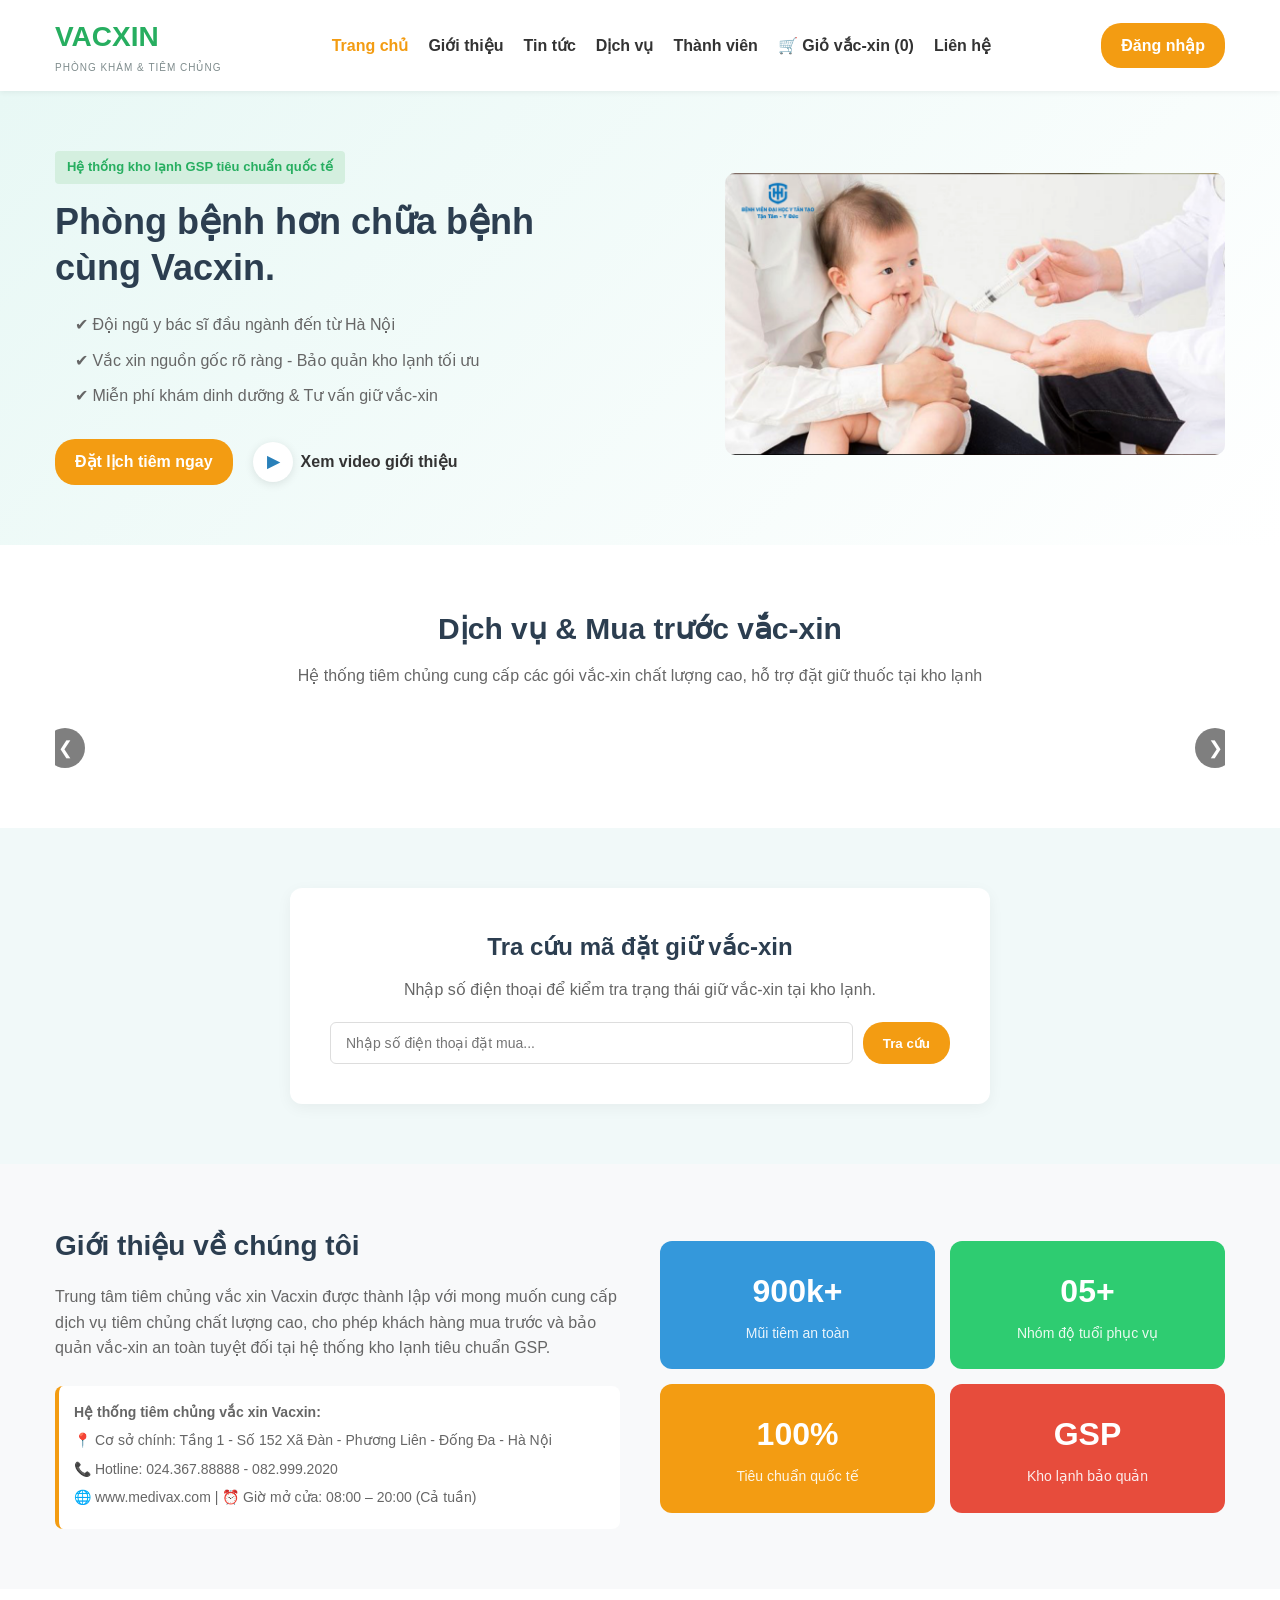
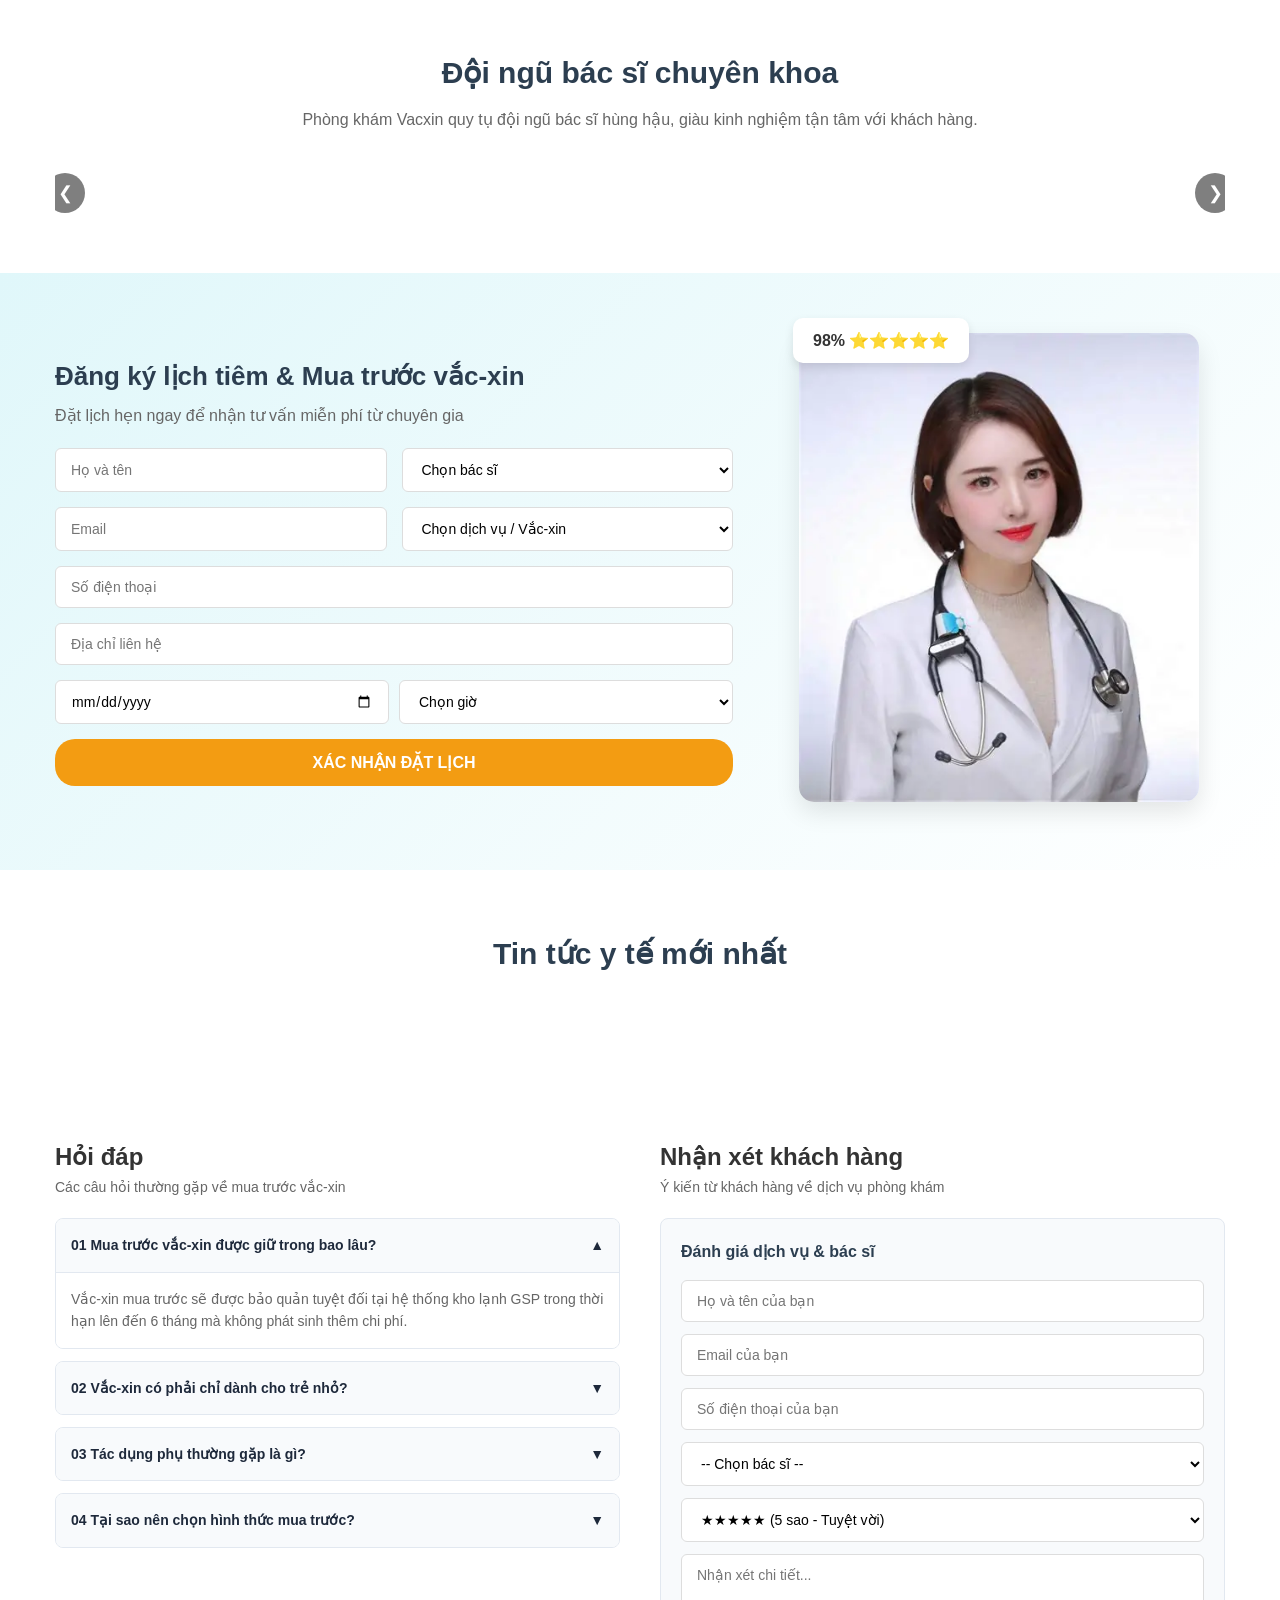
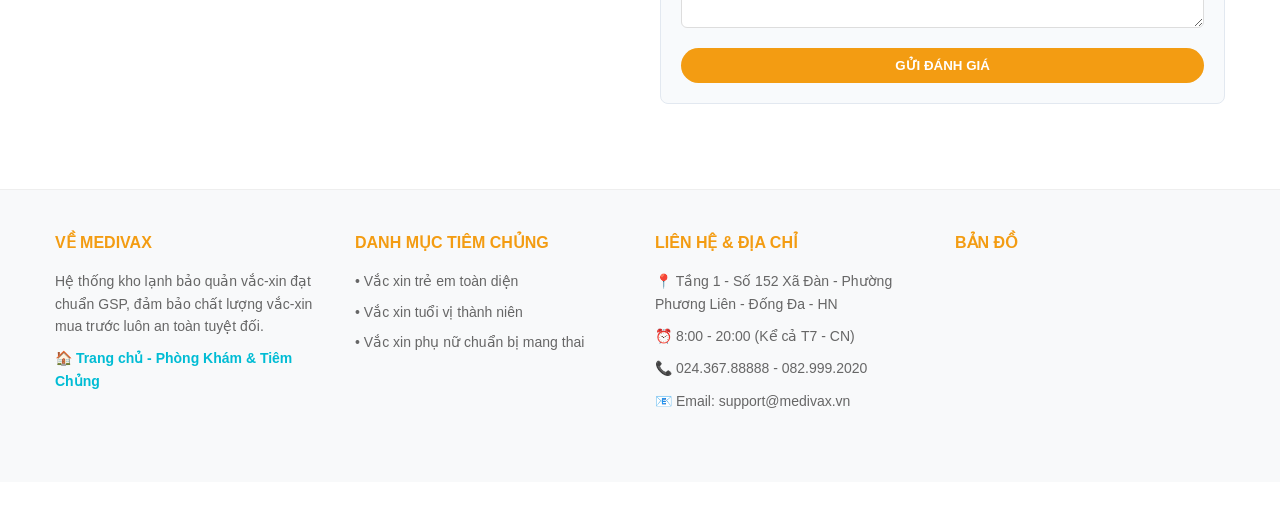
<file: index.html>
<!DOCTYPE html>
<html lang="vi">
<head>
  <meta charset="UTF-8">
  <meta name="viewport" content="width=device-width, initial-scale=1.0">
  <title>Trang chủ - Phòng Khám & Tiêm Chủng </title>
  <link rel="stylesheet" href="CSS/index.css?v=6">
</head>
<body>


  <header class="main-header">
    <div class="container">
      <div class="logo">
        <h1>VACXIN</h1>
        <span>PHÒNG KHÁM & TIÊM CHỦNG</span>
      </div>
      <nav class="nav-menu">
        <ul>
          <li><a href="index.html" class="active">Trang chủ</a></li>
          <li><a href="gioithieu.html">Giới thiệu</a></li>
          <li><a href="tintuc.html">Tin tức</a></li>
          <li><a href="dich-vu.html">Dịch vụ</a></li>
          <li><a href="thanh-vien.html">Thành viên</a></li>
          <li><a href="cart.html" class="cart-link">🛒 Giỏ vắc-xin (<span id="cart-count">0</span>)</a></li>
          <li><a href="lien-he.html">Liên hệ</a></li>
        </ul>
      </nav>
      <div class="nav-auth">
        <a href="login.html" id="btn-login-header" class="btn-primary">Đăng nhập</a>
        <span id="header-user-name" style="font-weight:bold; display:none;"></span>
        <button id="btn-logout-header" class="btn-logout" style="display:none; cursor:pointer;">Đăng xuất</button>
      </div>
    </div>
  </header>

  <section class="hero">
    <div class="container">
      <div class="hero-content">
        <span class="hero-badge">Hệ thống kho lạnh GSP tiêu chuẩn quốc tế</span>
        <h2>Phòng bệnh hơn chữa bệnh cùng Vacxin.</h2>
        <ul>
          <li>✔ Đội ngũ y bác sĩ đầu ngành đến từ Hà Nội</li>
          <li>✔ Vắc xin nguồn gốc rõ ràng - Bảo quản kho lạnh tối ưu</li>
          <li>✔ Miễn phí khám dinh dưỡng & Tư vấn giữ vắc-xin</li>
        </ul>
        <div class="hero-buttons">
          <a href="#booking" class="btn-primary">Đặt lịch tiêm ngay</a>
          <a href="javascript:void(0);" id="btnOpenVideo" class="btn-play">
            <span class="play-icon">▶</span>
            Xem video giới thiệu
          </a>
        </div>
      </div>
      <div class="hero-image">
        <img src="IMAGE/anh1.png" alt="Vacxin Vaccine">
      </div>
    </div>
  </section>

  <section class="services">
    <div class="container">
      <div class="section-title">
        <h2>Dịch vụ & Mua trước vắc-xin</h2>
        <p>Hệ thống tiêm chủng cung cấp các gói vắc-xin chất lượng cao, hỗ trợ đặt giữ thuốc tại kho lạnh</p>
      </div>
      
      <div class="services-slider-container">
        <button class="slider-btn slider-btn-prev" onclick="moveSlide(-1)">&#10094;</button>
        <div class="services-slider-wrapper" id="home-services-slider">
        </div>
        <button class="slider-btn slider-btn-next" onclick="moveSlide(1)">&#10095;</button>
      </div>
    </div>
  </section>

 
  <section class="lookup-section">
    <div class="container lookup-box">
      <h2>Tra cứu mã đặt giữ vắc-xin</h2>
      <p>Nhập số điện thoại để kiểm tra trạng thái giữ vắc-xin tại kho lạnh.</p>
      <div class="lookup-input-group">
        <input type="text" id="lookup-input" class="form-control" placeholder="Nhập số điện thoại đặt mua...">
        <button type="button" onclick="lookupVaccineOrder()" class="btn-primary">Tra cứu</button>
      </div>
      <div id="lookup-result"></div>
    </div>
  </section>

  
  <section class="about-section">
    <div class="container">
      <div class="about-grid">
        <div class="about-info">
          <h2>Giới thiệu về chúng tôi</h2>
          <p>Trung tâm tiêm chủng vắc xin Vacxin được thành lập với mong muốn cung cấp dịch vụ tiêm chủng chất lượng cao, cho phép khách hàng mua trước và bảo quản vắc-xin an toàn tuyệt đối tại hệ thống kho lạnh tiêu chuẩn GSP.</p>
          <div class="branches-info">
            <p><strong>Hệ thống tiêm chủng vắc xin Vacxin:</strong></p>
            <p>📍 Cơ sở chính: Tầng 1 - Số 152 Xã Đàn - Phương Liên - Đống Đa - Hà Nội</p>
            <p>📞 Hotline: 024.367.88888 - 082.999.2020</p>
            <p>🌐 www.medivax.com | ⏰ Giờ mở cửa: 08:00 – 20:00 (Cả tuần)</p>
          </div>
        </div>
        <div class="stats-grid">
          <div class="stat-box blue">
            <h3>900k+</h3>
            <p>Mũi tiêm an toàn</p>
          </div>
          <div class="stat-box green">
            <h3>05+</h3>
            <p>Nhóm độ tuổi phục vụ</p>
          </div>
          <div class="stat-box orange">
            <h3>100%</h3>
            <p>Tiêu chuẩn quốc tế</p>
          </div>
          <div class="stat-box red">
            <h3>GSP</h3>
            <p>Kho lạnh bảo quản</p>
          </div>
        </div>
      </div>
    </div>
  </section>

  <section class="doctors">
    <div class="container">
      <div class="section-title">
        <h2>Đội ngũ bác sĩ chuyên khoa</h2>
        <p>Phòng khám Vacxin quy tụ đội ngũ bác sĩ hùng hậu, giàu kinh nghiệm tận tâm với khách hàng.</p>
      </div>
      
      <div class="doctors-slider-container" style="position: relative; display: flex; align-items: center; overflow: hidden; padding: 20px 0;">
        <button class="slider-btn slider-btn-prev" onclick="moveDoctorSlide(-1)">&#10094;</button>
        <div class="doctors-slider-wrapper" id="doctors-grid-container" style="display: flex; transition: transform 0.4s ease-in-out; width: 100%; gap: 20px; align-items: stretch;">
        </div>
        <button class="slider-btn slider-btn-next" onclick="moveDoctorSlide(1)">&#10095;</button>
      </div>
    </div>
  </section>

  <section class="booking-section" id="booking">
    <div class="container">
      <div class="booking-wrapper">
        <div class="booking-form">
          <h2>Đăng ký lịch tiêm & Mua trước vắc-xin</h2>
          <p>Đặt lịch hẹn ngay để nhận tư vấn miễn phí từ chuyên gia</p>
          <form class="form-grid" id="booking-form" style="display: grid; grid-template-columns: 1fr 1fr; gap: 15px;">
            <input type="text" id="book-name" class="form-control" placeholder="Họ và tên" required>
            <select id="book-doctor" class="form-control" required>
              <option value="">Chọn bác sĩ</option>
            </select>
            <input type="email" id="book-email" class="form-control" placeholder="Email" required>
            <select id="book-service" class="form-control" required>
              <option value="">Chọn dịch vụ / Vắc-xin</option>
            </select>
            <input type="tel" id="book-phone" class="form-control" placeholder="Số điện thoại" required style="grid-column: span 2;">
            <input type="text" id="book-address" class="form-control" placeholder="Địa chỉ liên hệ" required style="grid-column: span 2;">
            <div class="form-row-group" style="grid-column: span 2; display: flex; gap: 10px;">
              <input type="date" id="book-date" class="form-control" required style="flex: 1;">
              <select id="book-time" class="form-control" required style="flex: 1;">
                <option value="">Chọn giờ</option>
              </select>
            </div>
            <button type="submit" class="btn-primary" style="grid-column: span 2; width: 100%;">XÁC NHẬN ĐẶT LỊCH</button>
          </form>
        </div>
        <div class="booking-image">
          <div class="rating-badge">98% ⭐⭐⭐⭐⭐</div>
          <img src="IMAGE/tu van.webp" alt="Bác sĩ tư vấn">
        </div>
      </div>
    </div>
  </section>

  <section class="news">
    <div class="container">
      <div class="section-title">
        <h2>Tin tức y tế mới nhất</h2>
      </div>
      <div class="news-grid" id="news-grid-container"></div>
    </div>
  </section>

  <section class="faq-reviews">
    <div class="container">
      <div class="faq-reviews-grid">
        <div class="faq">
          <h2>Hỏi đáp</h2>
          <p class="section-desc">Các câu hỏi thường gặp về mua trước vắc-xin</p>
          
          <div class="faq-item active">
            <div class="faq-header">01 Mua trước vắc-xin được giữ trong bao lâu? <span>▲</span></div>
            <div class="faq-body" style="display: block;">
              Vắc-xin mua trước sẽ được bảo quản tuyệt đối tại hệ thống kho lạnh GSP trong thời hạn lên đến 6 tháng mà không phát sinh thêm chi phí.
            </div>
          </div>

          <div class="faq-item">
            <div class="faq-header">02 Vắc-xin có phải chỉ dành cho trẻ nhỏ? <span>▼</span></div>
            <div class="faq-body" style="display: none;">
              Không, trung tâm có đầy đủ các gói vắc-xin cho cả người lớn, phụ nữ chuẩn bị mang thai và vị thành niên.
            </div>
          </div>

          <div class="faq-item">
            <div class="faq-header">03 Tác dụng phụ thường gặp là gì? <span>▼</span></div>
            <div class="faq-body" style="display: none;">
              Tác dụng phụ thường gặp là đau nhẹ tại chỗ tiêm, sốt nhẹ thoáng qua và sẽ tự khỏi sau 1-2 ngày.
            </div>
          </div>

          <div class="faq-item">
            <div class="faq-header">04 Tại sao nên chọn hình thức mua trước? <span>▼</span></div>
            <div class="faq-body" style="display: none;">
              Mua trước giúp bạn khóa giá niêm yết, tránh tình trạng khan hiếm thuốc và đảm bảo lịch tiêm đúng hạn.
            </div>
          </div>
        </div>

        <div class="reviews">
          <h2>Nhận xét khách hàng</h2>
          <p class="section-desc">Ý kiến từ khách hàng về dịch vụ phòng khám</p>
          
          <div class="review-form-box">
            <h3>Đánh giá dịch vụ & bác sĩ</h3>
            <form id="submit-review-form">
              <input type="text" id="review-name" class="form-control" placeholder="Họ và tên của bạn" required>
              <input type="email" id="review-email" class="form-control" placeholder="Email của bạn" required>
              <input type="tel" id="review-phone" class="form-control" placeholder="Số điện thoại của bạn" required>
              <select id="review-doctor-id" class="form-control" required>
                <option value="">-- Chọn bác sĩ --</option>
              </select>
              <select id="review-stars" class="form-control" required>
                <option value="5">★★★★★ (5 sao - Tuyệt vời)</option>
                <option value="4">★★★★☆ (4 sao - Hài lòng)</option>
                <option value="3">★★★☆☆ (3 sao - Tạm ổn)</option>
              </select>
              <textarea id="review-content" class="form-control" placeholder="Nhận xét chi tiết..." rows="3" required></textarea>
              <button type="submit" class="btn-primary" style="width:100%;">GỬI ĐÁNH GIÁ</button>
            </form>
          </div>

          <div id="home-reviews-container"></div>
        </div>
      </div>
    </div>
  </section>

  <footer>
    <div class="container">
      <div class="footer-grid">
        <div class="footer-col">
          <h4>VỀ MEDIVAX</h4>
          <p>Hệ thống kho lạnh bảo quản vắc-xin đạt chuẩn GSP, đảm bảo chất lượng vắc-xin mua trước luôn an toàn tuyệt đối.</p>
          <p style="margin-top: 10px;"><a href="https://trungtamtiemchung.kesug.com/index.html" style="color: #00bcd4; text-decoration: none; font-weight: bold;">🏠 Trang chủ - Phòng Khám & Tiêm Chủng</a></p>
        </div>
        
        <div class="footer-col">
          <h4>DANH MỤC TIÊM CHỦNG</h4>
          <ul>
            <li>• Vắc xin trẻ em toàn diện</li>
            <li>• Vắc xin tuổi vị thành niên</li>
            <li>• Vắc xin phụ nữ chuẩn bị mang thai</li>
          </ul>
        </div>
        
        <div class="footer-col">
          <h4>LIÊN HỆ & ĐỊA CHỈ</h4>
          <p>📍 Tầng 1 - Số 152 Xã Đàn - Phường Phương Liên - Đống Đa - HN</p>
          <p>⏰ 8:00 - 20:00 (Kể cả T7 - CN)</p>
          <p>📞 024.367.88888 - 082.999.2020</p>
          <p>📧 Email: support@medivax.vn</p>
        </div>
        
        <div class="footer-col">
          <h4>BẢN ĐỒ</h4>
          <div class="map-wrapper">
            <iframe 
              src="https://www.google.com/maps/embed?pb=!1m18!1m12!1m3!1d3724.321!2d105.836!3d21.011!2m3!1f0!2f0!3f0!3m2!1i1024!2i768!4f13.1!3m3!1m2!1s0x0%3A0x0!2zWsOh DcGFuLCIMSQ4buRbmcgxJBhLCBIw6AgTuG7mWk!5e0!3m2!1svi!2s!4v1700000000000!5m2!1svi!2s" 
              width="100%" height="100%" style="border:0;" allowfullscreen="" loading="lazy">
            </iframe>
          </div>
        </div>
      </div>
    </div>
  </footer>



  <div id="videoModal" style="display:none; position:fixed; z-index:9999; left:0; top:0; width:100%; height:100%; background-color:rgba(0,0,0,0.8); align-items:center; justify-content:center;">
    <div style="position:relative; width:90%; max-width:750px;">
      <span id="closeVideoModal" style="position:absolute; top:-40px; right:0; color:#fff; font-size:35px; font-weight:bold; cursor:pointer;">&times;</span>
      <div style="position:relative; padding-bottom:56.25%; height:0; overflow:hidden; background:#000; border-radius:8px;">
        <iframe id="youtubeIframe" style="position:absolute; top:0; left:0; width:100%; height:100%; border:0;" src="" allow="autoplay; encrypted-media" allowfullscreen></iframe>
      </div>
    </div>
  </div>

  <script src="JS/index.js"></script>
</body>
</html>
</file>
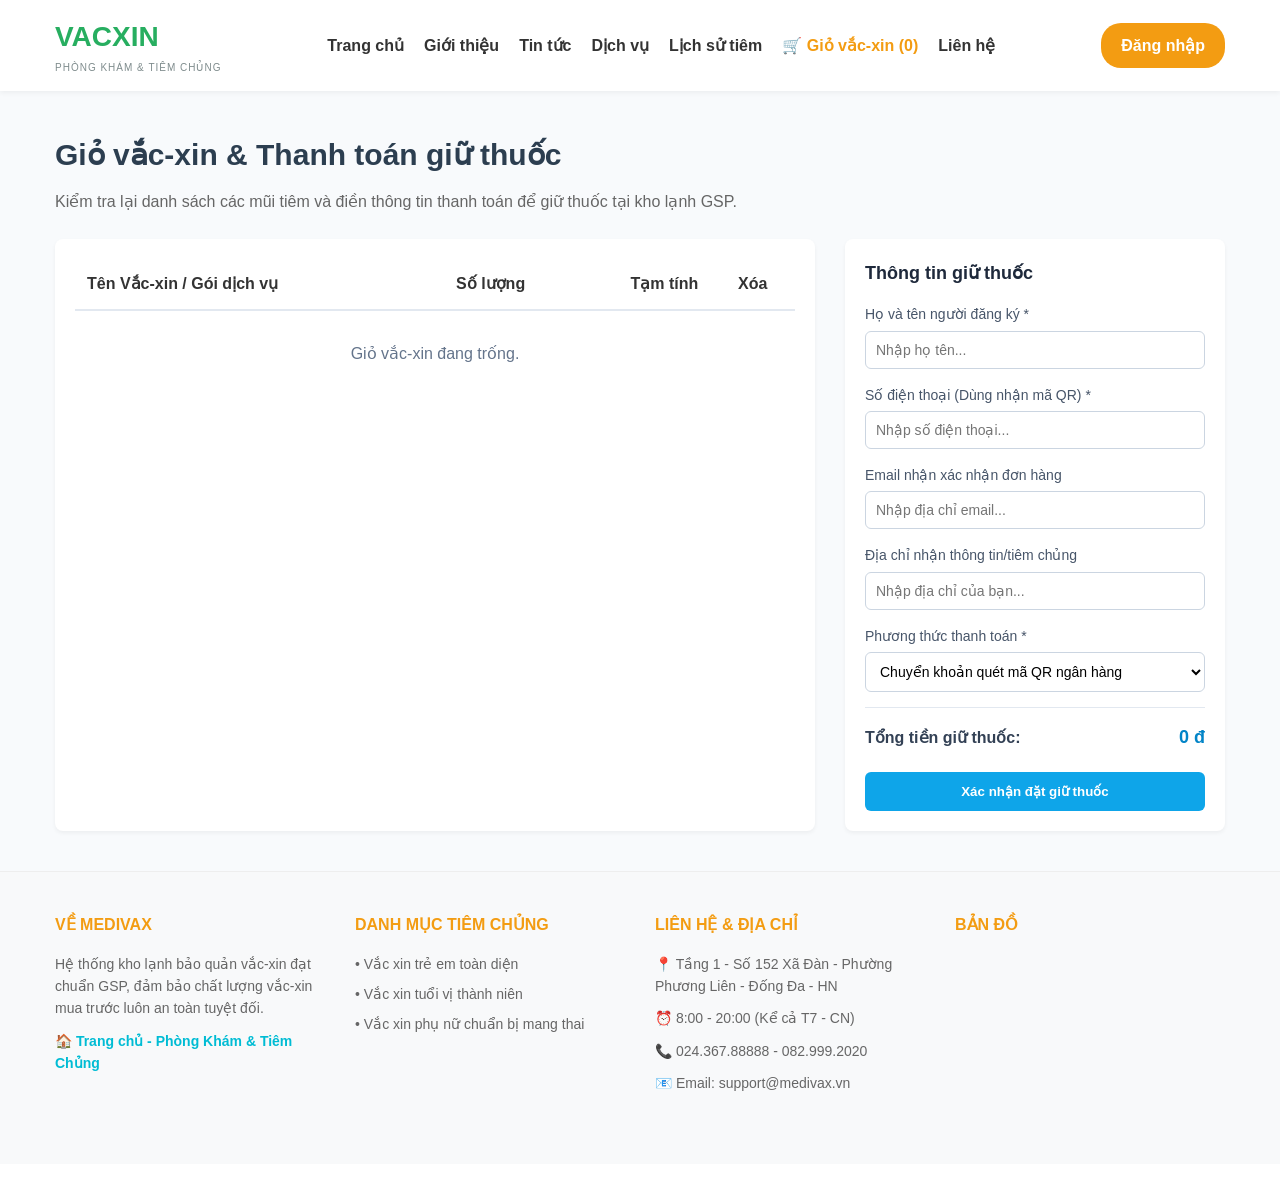
<file: cart.html>
<!DOCTYPE html>
<html lang="vi">
<head>
  <meta charset="UTF-8">
  <meta name="viewport" content="width=device-width, initial-scale=1.0">
  <title>Giỏ vắc-xin & Thanh toán giữ thuốc</title>
  <link rel="stylesheet" href="CSS/index.css?v=6">
</head>
<body>


  <header class="main-header">
    <div class="container">
      <div class="logo">
        <h1>VACXIN</h1>
        <span>PHÒNG KHÁM & TIÊM CHỦNG</span>
      </div>
      <nav class="nav-menu">
        <ul>
          <li><a href="index.html">Trang chủ</a></li>
          <li><a href="gioithieu.html">Giới thiệu</a></li>
          <li><a href="tintuc.html">Tin tức</a></li>
          <li><a href="dich-vu.html">Dịch vụ</a></li>
          <li><a href="lich-su-tiem.html">Lịch sử tiêm</a></li>
          <li><a href="cart.html" class="cart-link active">🛒 Giỏ vắc-xin (<span id="cart-count">0</span>)</a></li>
          <li><a href="lien-he.html">Liên hệ</a></li>
        </ul>
      </nav>
      <div class="nav-auth">
        <a href="login.html" id="btn-login-header" class="btn-primary">Đăng nhập</a>
        <span id="header-user-name" style="font-weight:bold; display:none;"></span>
        <button id="btn-logout-header" class="btn-logout" style="display:none; cursor:pointer;">Đăng xuất</button>
      </div>
    </div>
  </header>

  <section class="cart-section" style="padding: 40px 0; background: #f8fafc; min-height: 60vh;">
    <div class="container">
      <div class="section-title" style="text-align: left; margin-bottom: 25px;">
        <h2>Giỏ vắc-xin & Thanh toán giữ thuốc</h2>
        <p>Kiểm tra lại danh sách các mũi tiêm và điền thông tin thanh toán để giữ thuốc tại kho lạnh GSP.</p>
      </div>

      <div class="cart-wrapper" style="display: grid; grid-template-columns: 2fr 1fr; gap: 30px;">
        <div class="cart-items-container" style="background: #fff; padding: 20px; border-radius: 8px; box-shadow: 0 2px 4px rgba(0,0,0,0.05);">
          <table style="width: 100%; border-collapse: collapse;" id="cart-table">
            <thead>
              <tr style="border-bottom: 2px solid #e2e8f0; text-align: left;">
                <th style="padding: 12px;">Tên Vắc-xin / Gói dịch vụ</th>
                <th style="padding: 12px; text-align: center;">Số lượng</th>
                <th style="padding: 12px; text-align: right;">Tạm tính</th>
                <th style="padding: 12px; text-align: center;">Xóa</th>
              </tr>
            </thead>
            <tbody id="cart-items-body">
            </tbody>
          </table>
        </div>

        <div class="cart-checkout-box" style="background: #fff; padding: 20px; border-radius: 8px; box-shadow: 0 2px 4px rgba(0,0,0,0.05); height: fit-content;">
          <h3 style="margin-bottom: 15px; font-size: 18px; color: #1e293b;">Thông tin giữ thuốc</h3>
          <form id="checkout-form">
            <div style="margin-bottom: 15px;">
              <label style="display: block; margin-bottom: 5px; font-size: 14px; color: #475569;">Họ và tên người đăng ký *</label>
              <input type="text" id="checkout-name" class="form-control" placeholder="Nhập họ tên..." required style="width: 100%; padding: 10px; border: 1px solid #cbd5e1; border-radius: 6px;">
            </div>
            <div style="margin-bottom: 15px;">
              <label style="display: block; margin-bottom: 5px; font-size: 14px; color: #475569;">Số điện thoại (Dùng nhận mã QR) *</label>
              <input type="tel" id="checkout-phone" class="form-control" placeholder="Nhập số điện thoại..." required style="width: 100%; padding: 10px; border: 1px solid #cbd5e1; border-radius: 6px;">
            </div>
            <div style="margin-bottom: 15px;">
              <label style="display: block; margin-bottom: 5px; font-size: 14px; color: #475569;">Email nhận xác nhận đơn hàng</label>
              <input type="email" id="checkout-email" class="form-control" placeholder="Nhập địa chỉ email..." style="width: 100%; padding: 10px; border: 1px solid #cbd5e1; border-radius: 6px;">
            </div>
            <div style="margin-bottom: 15px;">
              <label style="display: block; margin-bottom: 5px; font-size: 14px; color: #475569;">Địa chỉ nhận thông tin/tiêm chủng</label>
              <input type="text" id="checkout-address" class="form-control" placeholder="Nhập địa chỉ của bạn..." style="width: 100%; padding: 10px; border: 1px solid #cbd5e1; border-radius: 6px;">
            </div>
            <div style="margin-bottom: 15px;">
              <label style="display: block; margin-bottom: 5px; font-size: 14px; color: #475569;">Phương thức thanh toán *</label>
              <select id="checkout-payment-method" class="form-control" style="width: 100%; padding: 10px; border: 1px solid #cbd5e1; border-radius: 6px;">
                <option value="qr">Chuyển khoản quét mã QR ngân hàng</option>
                <option value="cash">Thanh toán trực tiếp tại quầy</option>
              </select>
            </div>
            <div style="border-top: 1px solid #e2e8f0; padding-top: 15px; margin-bottom: 20px; display: flex; justify-content: space-between; align-items: center;">
              <span style="font-weight: 600; color: #334155;">Tổng tiền giữ thuốc:</span>
              <span id="cart-total-price" style="font-size: 18px; font-weight: bold; color: #0284c7;">0 đ</span>
            </div>
            <button type="submit" class="btn-primary" style="width: 100%; padding: 12px; background: #0ea5e9; color: #fff; border: none; border-radius: 6px; font-weight: bold; cursor: pointer;">Xác nhận đặt giữ thuốc</button>
          </form>
        </div>
      </div>
    </div>
  </section>

   <footer>
    <div class="container">
      <div class="footer-grid">
        <div class="footer-col">
          <h4>VỀ MEDIVAX</h4>
          <p>Hệ thống kho lạnh bảo quản vắc-xin đạt chuẩn GSP, đảm bảo chất lượng vắc-xin mua trước luôn an toàn tuyệt đối.</p>
          <p style="margin-top: 10px;"><a href="https://trungtamtiemchung.kesug.com/index.html" style="color: #00bcd4; text-decoration: none; font-weight: bold;">🏠 Trang chủ - Phòng Khám & Tiêm Chủng</a></p>
        </div>
        
        <div class="footer-col">
          <h4>DANH MỤC TIÊM CHỦNG</h4>
          <ul>
            <li>• Vắc xin trẻ em toàn diện</li>
            <li>• Vắc xin tuổi vị thành niên</li>
            <li>• Vắc xin phụ nữ chuẩn bị mang thai</li>
          </ul>
        </div>
        
        <div class="footer-col">
          <h4>LIÊN HỆ & ĐỊA CHỈ</h4>
          <p>📍 Tầng 1 - Số 152 Xã Đàn - Phường Phương Liên - Đống Đa - HN</p>
          <p>⏰ 8:00 - 20:00 (Kể cả T7 - CN)</p>
          <p>📞 024.367.88888 - 082.999.2020</p>
          <p>📧 Email: support@medivax.vn</p>
        </div>
        
        <div class="footer-col">
          <h4>BẢN ĐỒ</h4>
          <div class="map-wrapper">
            <iframe 
              src="https://www.google.com/maps/embed?pb=!1m18!1m12!1m3!1d3724.321!2d105.836!3d21.011!2m3!1f0!2f0!3f0!3m2!1i1024!2i768!4f13.1!3m3!1m2!1s0x0%3A0x0!2zWsOh DcGFuLCIMSQ4buRbmcgxJBhLCBIw6AgTuG7mWk!5e0!3m2!1svi!2s!4v1700000000000!5m2!1svi!2s" 
              width="100%" height="100%" style="border:0;" allowfullscreen="" loading="lazy">
            </iframe>
          </div>
        </div>
      </div>
    </div>
  </footer>

 <script src="JS/cart.js"></script>
</body>
</html>
</file>
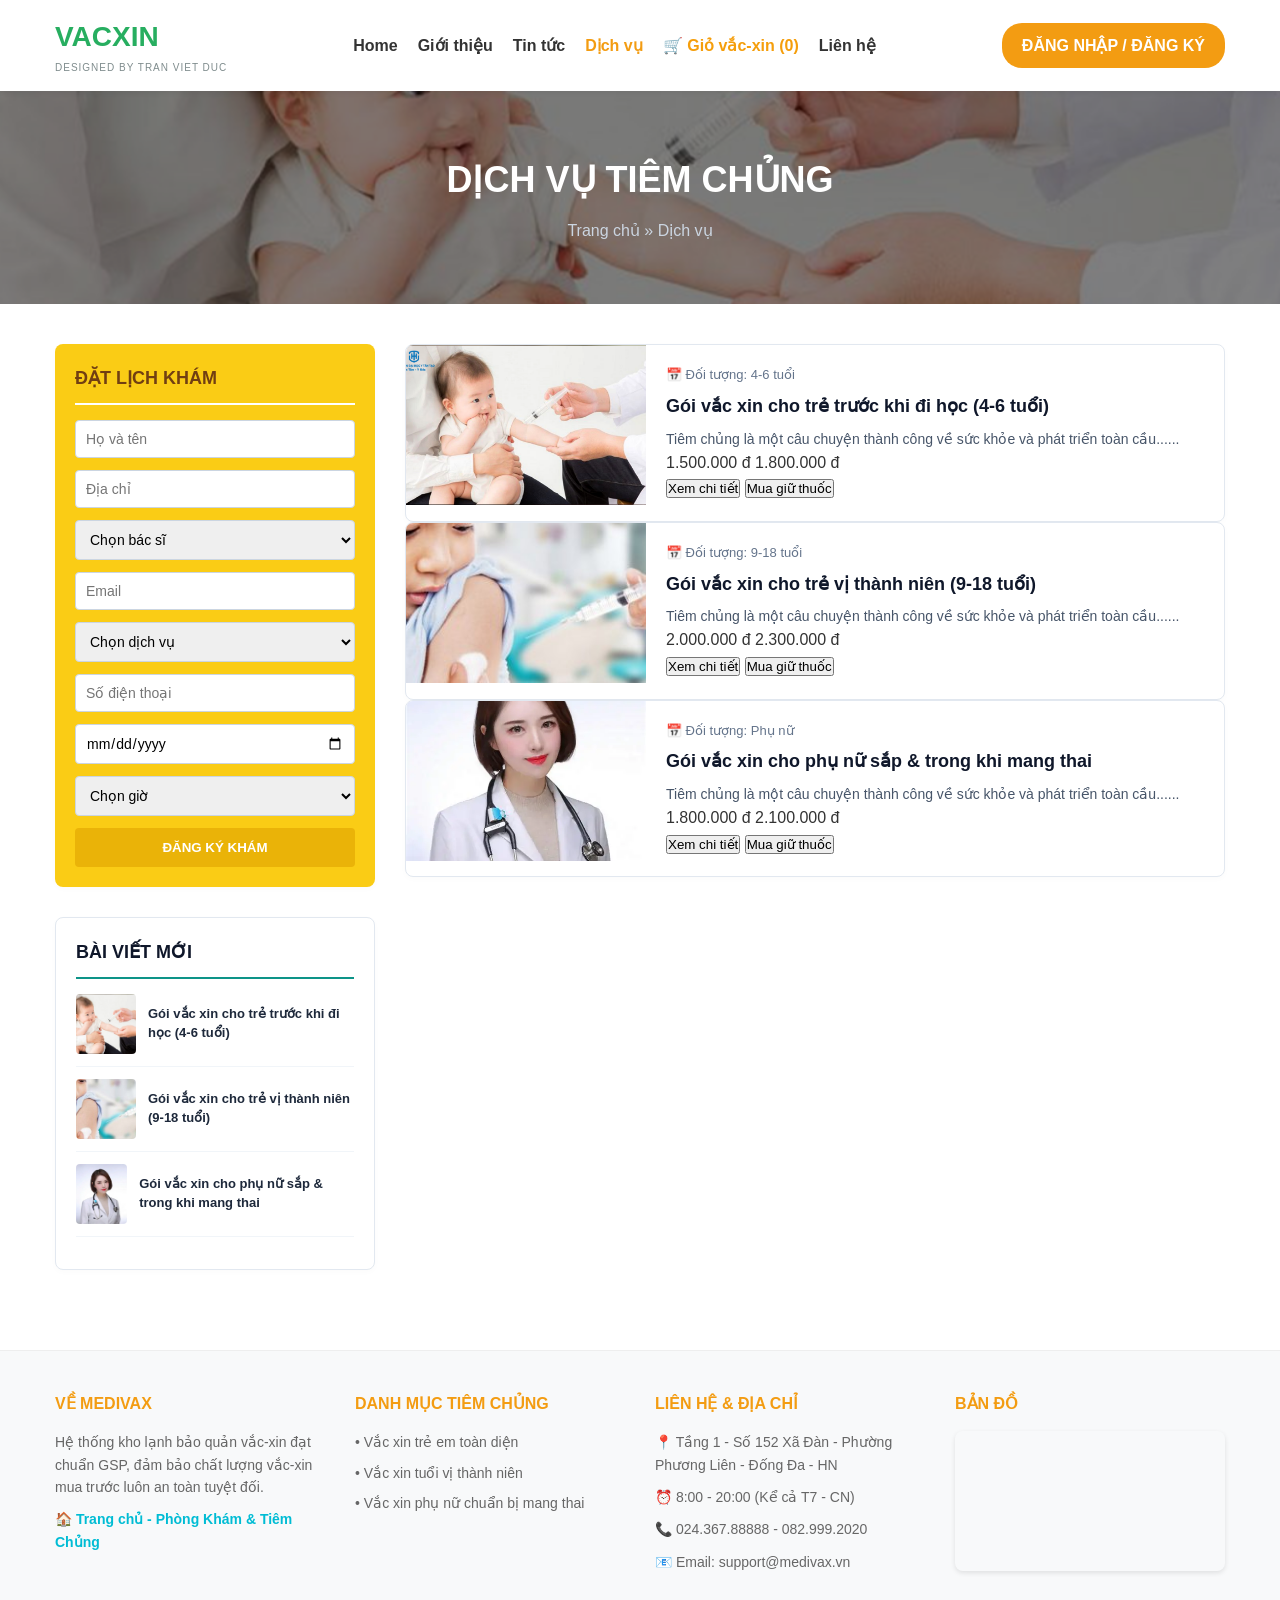
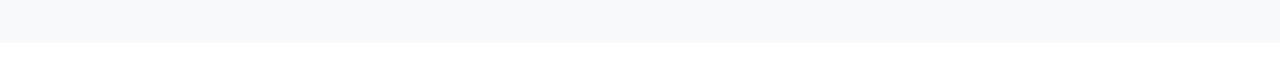
<file: dich-vu.html>
<!DOCTYPE html>
<html lang="vi">
<head>
  <meta charset="UTF-8">
  <meta name="viewport" content="width=device-width, initial-scale=1.0">
  <title>Dịch vụ - Phòng Khám & Tiêm Chủng VACXIN</title>
  <link rel="stylesheet" href="CSS/index.css">
  <link rel="stylesheet" href="CSS/dich-vu.css">

</head>
<body>


  <header class="main-header">
    <div class="container">
      <div class="logo">
        <a href="index.html" style="text-decoration: none;">
          <h1>VACXIN</h1>
          <span>DESIGNED BY TRAN VIET DUC</span>
        </a>
      </div>
      <nav class="nav-menu">
        <ul>
          <li><a href="index.html">Home</a></li>
          <li><a href="gioithieu.html">Giới thiệu</a></li>
          <li><a href="tintuc.html">Tin tức</a></li>
          <li><a href="dich-vu.html" class="active" style="color: var(--primary-color); font-weight: bold;">Dịch vụ</a></li>
          <li><a href="cart.html" style="color: #f59e0b; font-weight: bold;">🛒 Giỏ vắc-xin (<span id="cart-count">0</span>)</a></li>
          <li><a href="lien-he.html">Liên hệ</a></li>
        </ul>
      </nav>
      <div class="nav-auth" style="display:flex; align-items:center; gap:10px;">
        <a href="login.html" id="btn-login-header" class="btn-primary">ĐĂNG NHẬP / ĐĂNG KÝ</a>
        <span id="header-user-name" style="font-weight:bold; display:none;"></span>
        <button id="btn-logout-header" class="btn-primary" style="display:none; background:#dc3545;">Đăng xuất</button>
      </div>
    </div>
  </header>

  <div class="page-banner">
    <div class="container">
      <h1>Dịch vụ tiêm chủng</h1>
      <p>Trang chủ &raquo; Dịch vụ</p>
    </div>
  </div>

  <div class="container">
    <div class="service-layout">
      
      <aside>
        <div class="sidebar-box sidebar-booking-box">
          <h3 class="sidebar-booking-title">Đặt lịch khám</h3>
         <form class="sidebar-booking-form" id="sidebar-booking-form">
          <input type="text" id="sb-name" placeholder="Họ và tên" required>
          <input type="text" id="sb-address" placeholder="Địa chỉ" required> 
          
          <select id="sb-doctor" required>
            <option value="">Chọn bác sĩ</option>
          </select>

          <input type="email" id="sb-email" placeholder="Email" required>

          <select id="sb-service" required>
            <option value="">Chọn dịch vụ</option>
          </select>

          <input type="tel" id="sb-phone" placeholder="Số điện thoại" required>
          <input type="date" id="sb-date" required>

          <select id="sb-time" required>
            <option value="">Chọn giờ</option>
            <option value="08:00 - 09:00">08:00 - 09:00</option>
            <option value="09:00 - 10:00">09:00 - 10:00</option>
            <option value="10:00 - 11:00">10:00 - 11:00</option>
            <option value="14:00 - 15:00">14:00 - 15:00</option>
            <option value="15:00 - 16:00">15:00 - 16:00</option>
          </select>

          <button type="submit">Đăng ký khám</button>
        </form>
        </div>

        <div class="sidebar-box">
          <h3>Bài viết mới</h3>
          <div class="sidebar-news-item" onclick="location.href='service-detail.html?id=1'">
            <img src="IMAGE/anh1.png" alt="Tin tức">
            <div><h4>Gói vắc xin cho trẻ trước khi đi học (4-6 tuổi)</h4></div>
          </div>
          <div class="sidebar-news-item" onclick="location.href='service-detail.html?id=2'">
            <img src="IMAGE/anh2.jpg" alt="Tin tức">
            <div><h4>Gói vắc xin cho trẻ vị thành niên (9-18 tuổi)</h4></div>
          </div>
          <div class="sidebar-news-item" onclick="location.href='service-detail.html?id=3'">
            <img src="IMAGE/tu van.webp" alt="Tin tức">
            <div><h4>Gói vắc xin cho phụ nữ sắp & trong khi mang thai</h4></div>
          </div>
        </div>
      </aside>

      <main>
        <div class="service-list-container" id="main-service-list">
          <p class="loading-text">Đang tải danh sách dịch vụ...</p>
        </div>
      </main>

    </div>
  </div>

  <footer>
    <div class="container">
      <div class="footer-grid">
        <div class="footer-col">
          <h4>VỀ MEDIVAX</h4>
          <p>Hệ thống kho lạnh bảo quản vắc-xin đạt chuẩn GSP, đảm bảo chất lượng vắc-xin mua trước luôn an toàn tuyệt đối.</p>
          <p style="margin-top: 10px;"><a href="https://trungtamtiemchung.kesug.com/index.html" style="color: #00bcd4; text-decoration: none; font-weight: bold;">🏠 Trang chủ - Phòng Khám & Tiêm Chủng</a></p>
        </div>
        
        <div class="footer-col">
          <h4>DANH MỤC TIÊM CHỦNG</h4>
          <ul>
            <li>• Vắc xin trẻ em toàn diện</li>
            <li>• Vắc xin tuổi vị thành niên</li>
            <li>• Vắc xin phụ nữ chuẩn bị mang thai</li>
          </ul>
        </div>
        
        <div class="footer-col">
          <h4>LIÊN HỆ & ĐỊA CHỈ</h4>
          <p>📍 Tầng 1 - Số 152 Xã Đàn - Phường Phương Liên - Đống Đa - HN</p>
          <p>⏰ 8:00 - 20:00 (Kể cả T7 - CN)</p>
          <p>📞 024.367.88888 - 082.999.2020</p>
          <p>📧 Email: support@medivax.vn</p>
        </div>
        
        <div class="footer-col">
          <h4>BẢN ĐỒ</h4>
          <div class="map-wrapper">
            <iframe 
              src="https://www.google.com/maps/embed?pb=!1m18!1m12!1m3!1d3724.321!2d105.836!3d21.011!2m3!1f0!2f0!3f0!3m2!1i1024!2i768!4f13.1!3m3!1m2!1s0x0%3A0x0!2zWsOh DcGFuLCIMSQ4buRbmcgxJBhLCBIw6AgTuG7mWk!5e0!3m2!1svi!2s!4v1700000000000!5m2!1svi!2s" 
              width="100%" height="100%" style="border:0;" allowfullscreen="" loading="lazy">
            </iframe>
          </div>
        </div>
      </div>
    </div>
  </footer>
  
 <script src="JS/dich-vu.js"></script>
  <script src="JS/main.js"></script>
</body>
</html>
</file>
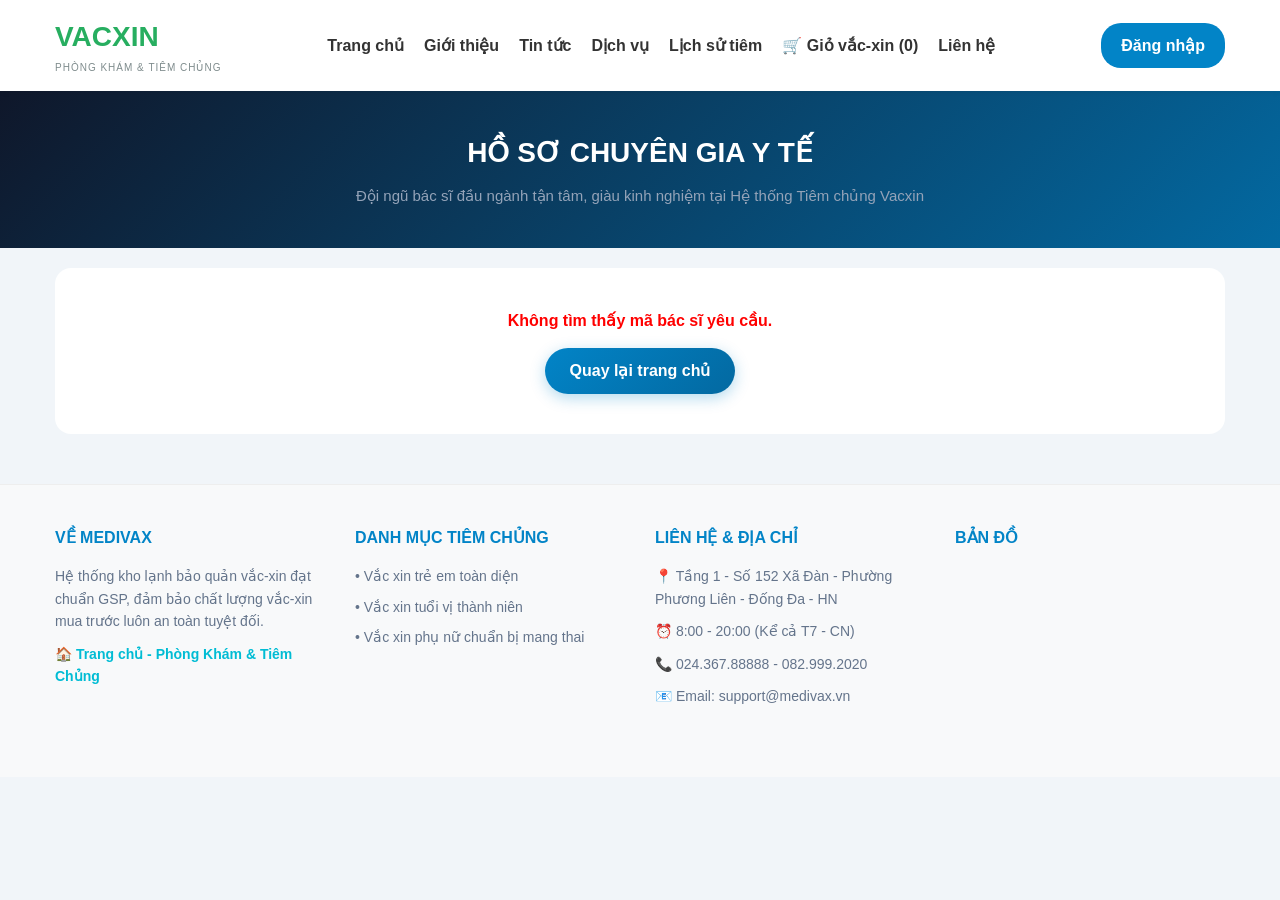
<file: doctor-detail.html>
<!DOCTYPE html>
<html lang="vi">
<head>
  <meta charset="UTF-8">
  <meta name="viewport" content="width=device-width, initial-scale=1.0">
  <title>Chi tiết Bác sĩ - Phòng Khám & Tiêm Chủng</title>
  <link rel="stylesheet" href="CSS/index.css?v=6">
  <link rel="stylesheet" href="CSS/doctor-detail.css">
  
</head>
<body>



  <header class="main-header">
    <div class="container">
      <div class="logo">
        <h1>VACXIN</h1>
        <span>PHÒNG KHÁM & TIÊM CHỦNG</span>
      </div>
      <nav class="nav-menu">
        <ul>
          <li><a href="index.html">Trang chủ</a></li>
          <li><a href="gioithieu.html">Giới thiệu</a></li>
          <li><a href="tintuc.html">Tin tức</a></li>
          <li><a href="dich-vu.html">Dịch vụ</a></li>
          <li><a href="lich-su-tiem.html">Lịch sử tiêm</a></li>
          <li><a href="cart.html" class="cart-link">🛒 Giỏ vắc-xin (<span id="cart-count">0</span>)</a></li>
          <li><a href="lien-he.html">Liên hệ</a></li>
        </ul>
      </nav>
      <div class="nav-auth">
        <a href="login.html" id="btn-login-header" class="btn-primary">Đăng nhập</a>
        <span id="header-user-name" style="font-weight:bold; display:none;"></span>
        <button id="btn-logout-header" class="btn-logout" style="display:none; cursor:pointer;">Đăng xuất</button>
      </div>
    </div>
  </header>

  <div class="doctor-hero-banner">
    <div class="container">
      <h2>HỒ SƠ CHUYÊN GIA Y TẾ</h2>
      <p>Đội ngũ bác sĩ đầu ngành tận tâm, giàu kinh nghiệm tại Hệ thống Tiêm chủng Vacxin</p>
    </div>
  </div>

  <section class="doctor-detail-section">
    <div class="container">
      <div class="doctor-profile-grid" id="doctor-detail-container">
        <div style="grid-column: span 2; text-align: center; padding: 60px; background: white; border-radius: 16px;">
          <p style="color: #64748b; font-size: 16px;">Đang tải thông tin bác sĩ...</p>
        </div>
      </div>
    </div>
  </section>

 <footer>
    <div class="container">
      <div class="footer-grid">
        <div class="footer-col">
          <h4>VỀ MEDIVAX</h4>
          <p>Hệ thống kho lạnh bảo quản vắc-xin đạt chuẩn GSP, đảm bảo chất lượng vắc-xin mua trước luôn an toàn tuyệt đối.</p>
          <p style="margin-top: 10px;"><a href="https://trungtamtiemchung.kesug.com/index.html" style="color: #00bcd4; text-decoration: none; font-weight: bold;">🏠 Trang chủ - Phòng Khám & Tiêm Chủng</a></p>
        </div>
        
        <div class="footer-col">
          <h4>DANH MỤC TIÊM CHỦNG</h4>
          <ul>
            <li>• Vắc xin trẻ em toàn diện</li>
            <li>• Vắc xin tuổi vị thành niên</li>
            <li>• Vắc xin phụ nữ chuẩn bị mang thai</li>
          </ul>
        </div>
        
        <div class="footer-col">
          <h4>LIÊN HỆ & ĐỊA CHỈ</h4>
          <p>📍 Tầng 1 - Số 152 Xã Đàn - Phường Phương Liên - Đống Đa - HN</p>
          <p>⏰ 8:00 - 20:00 (Kể cả T7 - CN)</p>
          <p>📞 024.367.88888 - 082.999.2020</p>
          <p>📧 Email: support@medivax.vn</p>
        </div>
        
        <div class="footer-col">
          <h4>BẢN ĐỒ</h4>
          <div class="map-wrapper">
            <iframe 
              src="https://www.google.com/maps/embed?pb=!1m18!1m12!1m3!1d3724.321!2d105.836!3d21.011!2m3!1f0!2f0!3f0!3m2!1i1024!2i768!4f13.1!3m3!1m2!1s0x0%3A0x0!2zWsOh DcGFuLCIMSQ4buRbmcgxJBhLCBIw6AgTuG7mWk!5e0!3m2!1svi!2s!4v1700000000000!5m2!1svi!2s" 
              width="100%" height="100%" style="border:0;" allowfullscreen="" loading="lazy">
            </iframe>
          </div>
        </div>
      </div>
    </div>
  </footer>

  <script src="JS/doctor-detail.js"></script>
</body>
</html>
</file>
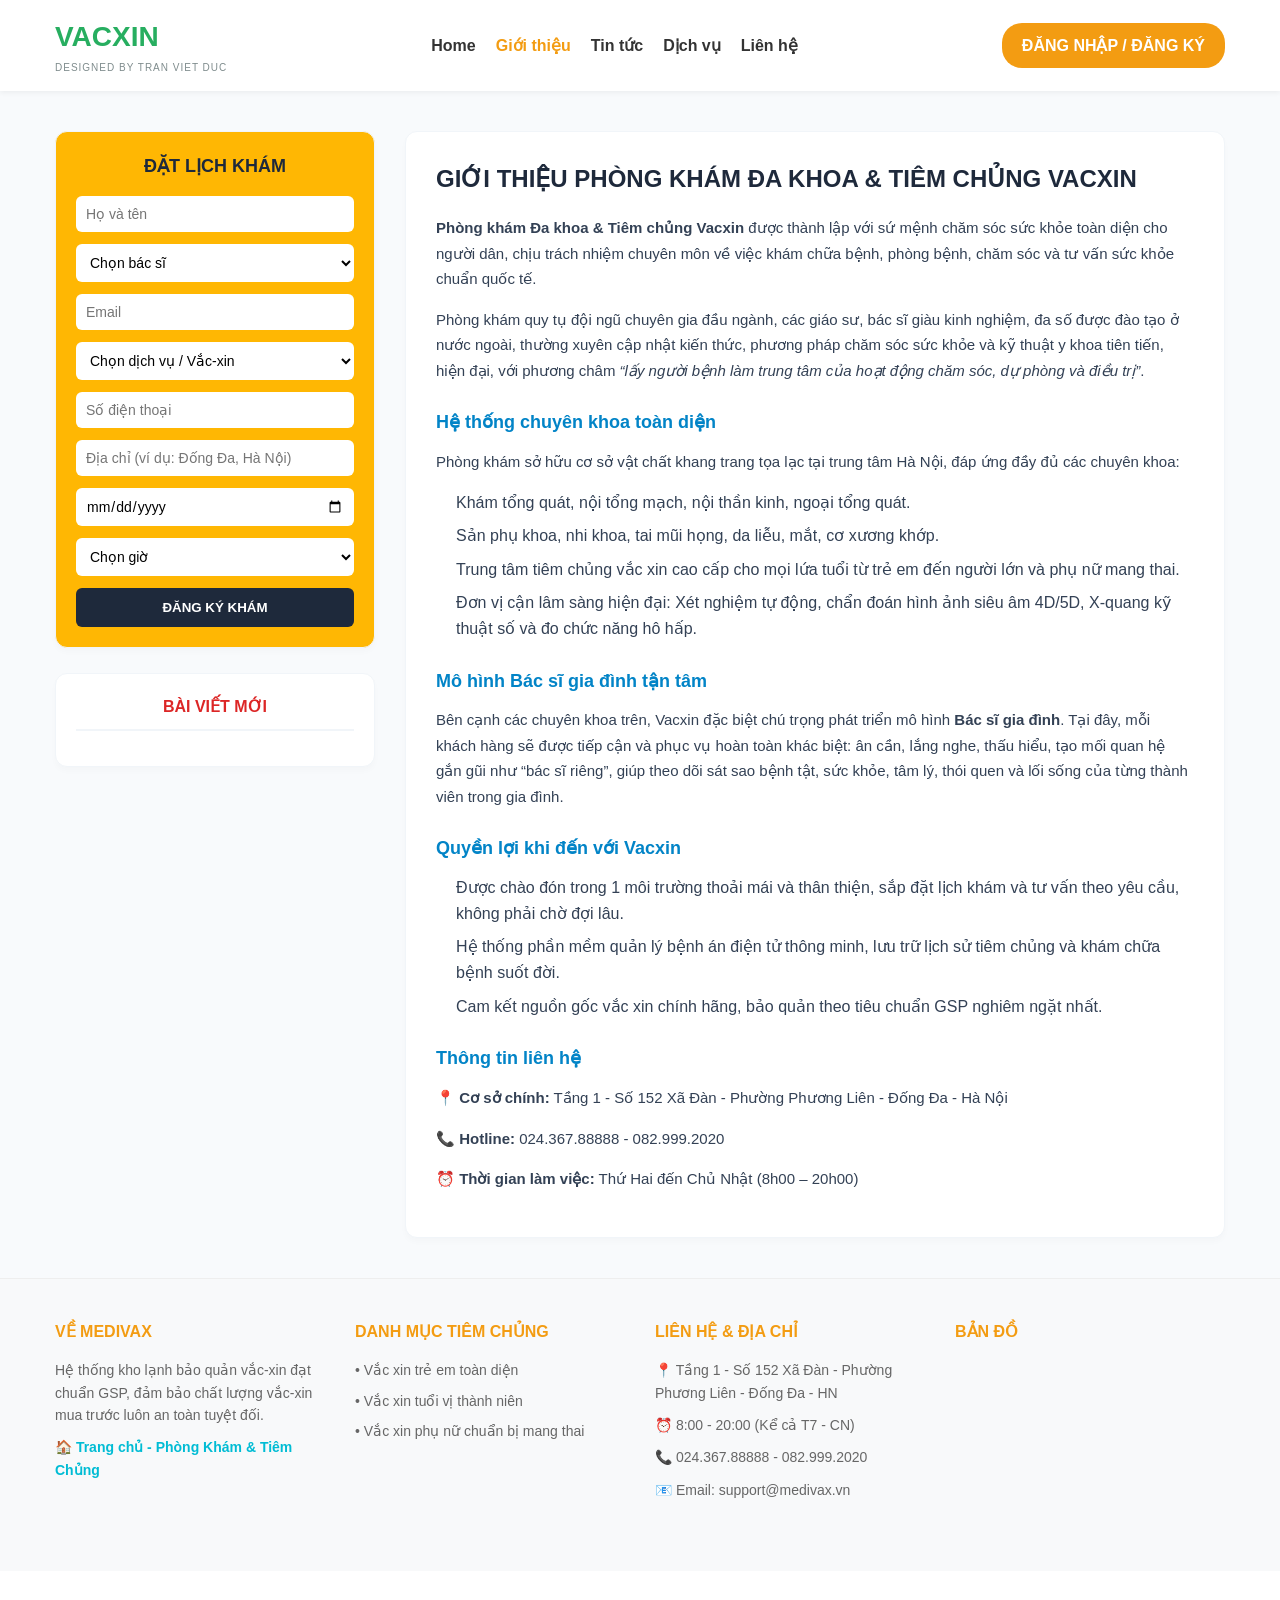
<file: gioithieu.html>
<!DOCTYPE html>
<html lang="vi">
<head>
  <meta charset="UTF-8">
  <meta name="viewport" content="width=device-width, initial-scale=1.0">
  <title>Giới thiệu - Phòng Khám & Tiêm Chủng Vacxin</title>
  <link rel="stylesheet" href="CSS/index.css">
  <link rel="stylesheet" href="CSS/gioithieu.css">

</head>
<body>


  <header class="main-header">
    <div class="container">
      <div class="logo">
        <h1>VACXIN</h1>
        <span>DESIGNED BY TRAN VIET DUC</span>
      </div>
      <nav class="nav-menu">
        <ul>
          <li><a href="index.html">Home</a></li>
          <li><a href="gioithieu.html" class="active">Giới thiệu</a></li>
          <li><a href="tintuc.html">Tin tức</a></li>
          <li><a href="dich-vu.html">Dịch vụ</a></li>
          <li><a href="lien-he.html">Liên hệ</a></li>
        </ul>
      </nav>
      <div class="nav-auth" style="display:flex; align-items:center; gap:10px;">
        <a href="login.html" id="btn-login-header" class="btn-primary">ĐĂNG NHẬP / ĐĂNG KÝ</a>
        <span id="header-user-name" style="font-weight:bold; display:none;"></span>
        <button id="btn-logout-header" class="btn-primary" style="display:none; background:#dc3545;">Đăng xuất</button>
      </div>
    </div>
  </header>

  <div class="page-content-wrapper">
    <div class="container">
      <div class="layout-grid">
        
        <aside>
          <div class="sidebar-widget" style="background: #ffb703;">
            <h3 style="color: #1e293b; text-align: center; margin-bottom: 15px; font-size: 18px; text-transform: uppercase;">ĐẶT LỊCH KHÁM</h3>
            <form id="sidebar-booking-form" style="display: flex; flex-direction: column; gap: 12px;">
              <input type="text" id="side-name" class="form-control" placeholder="Họ và tên" required style="width: 100%; padding: 10px; border-radius: 6px; border: none;">
              <select id="side-doctor" class="form-control" required style="width: 100%; padding: 10px; border-radius: 6px; border: none;">
                <option value="">Chọn bác sĩ</option>
              </select>
              <input type="email" id="side-email" class="form-control" placeholder="Email" required style="width: 100%; padding: 10px; border-radius: 6px; border: none;">
              <select id="side-service" class="form-control" required style="width: 100%; padding: 10px; border-radius: 6px; border: none;">
                <option value="">Chọn dịch vụ / Vắc-xin</option>
              </select>
              <input type="tel" id="side-phone" class="form-control" placeholder="Số điện thoại" required style="width: 100%; padding: 10px; border-radius: 6px; border: none;">
              
              <input type="text" id="side-address" class="form-control" placeholder="Địa chỉ (ví dụ: Đống Đa, Hà Nội)" required style="width: 100%; padding: 10px; border-radius: 6px; border: none;">

              <input type="date" id="side-date" class="form-control" required style="width: 100%; padding: 10px; border-radius: 6px; border: none;">
              <select id="side-time" class="form-control" required style="width: 100%; padding: 10px; border-radius: 6px; border: none;">
                <option value="">Chọn giờ</option>
              </select>
              <button type="submit" class="btn-primary" style="background: #1e293b; color: #fff; border: none; padding: 12px; border-radius: 6px; font-weight: bold; cursor: pointer;">ĐĂNG KÝ KHÁM</button>
            </form>
          </div>

          <div class="sidebar-widget">
            <div class="sidebar-title">BÀI VIẾT MỚI</div>
            <div id="sidebar-news-container">
            </div>
          </div>
        </aside>

        <main class="main-article">
          <h2>GIỚI THIỆU PHÒNG KHÁM ĐA KHOA & TIÊM CHỦNG VACXIN</h2>
          
          <p><strong>Phòng khám Đa khoa & Tiêm chủng Vacxin</strong> được thành lập với sứ mệnh chăm sóc sức khỏe toàn diện cho người dân, chịu trách nhiệm chuyên môn về việc khám chữa bệnh, phòng bệnh, chăm sóc và tư vấn sức khỏe chuẩn quốc tế.</p>
          
          <p>Phòng khám quy tụ đội ngũ chuyên gia đầu ngành, các giáo sư, bác sĩ giàu kinh nghiệm, đa số được đào tạo ở nước ngoài, thường xuyên cập nhật kiến thức, phương pháp chăm sóc sức khỏe và kỹ thuật y khoa tiên tiến, hiện đại, với phương châm <em>“lấy người bệnh làm trung tâm của hoạt động chăm sóc, dự phòng và điều trị”</em>.</p>

          <h3>Hệ thống chuyên khoa toàn diện</h3>
          <p>Phòng khám sở hữu cơ sở vật chất khang trang tọa lạc tại trung tâm Hà Nội, đáp ứng đầy đủ các chuyên khoa:</p>
          <ul>
            <li>Khám tổng quát, nội tổng mạch, nội thần kinh, ngoại tổng quát.</li>
            <li>Sản phụ khoa, nhi khoa, tai mũi họng, da liễu, mắt, cơ xương khớp.</li>
            <li>Trung tâm tiêm chủng vắc xin cao cấp cho mọi lứa tuổi từ trẻ em đến người lớn và phụ nữ mang thai.</li>
            <li>Đơn vị cận lâm sàng hiện đại: Xét nghiệm tự động, chẩn đoán hình ảnh siêu âm 4D/5D, X-quang kỹ thuật số và đo chức năng hô hấp.</li>
          </ul>

          <h3>Mô hình Bác sĩ gia đình tận tâm</h3>
          <p>Bên cạnh các chuyên khoa trên, Vacxin đặc biệt chú trọng phát triển mô hình <strong>Bác sĩ gia đình</strong>. Tại đây, mỗi khách hàng sẽ được tiếp cận và phục vụ hoàn toàn khác biệt: ân cần, lắng nghe, thấu hiểu, tạo mối quan hệ gắn gũi như “bác sĩ riêng”, giúp theo dõi sát sao bệnh tật, sức khỏe, tâm lý, thói quen và lối sống của từng thành viên trong gia đình.</p>

          <h3>Quyền lợi khi đến với Vacxin</h3>
          <ul>
            <li>Được chào đón trong 1 môi trường thoải mái và thân thiện, sắp đặt lịch khám và tư vấn theo yêu cầu, không phải chờ đợi lâu.</li>
            <li>Hệ thống phần mềm quản lý bệnh án điện tử thông minh, lưu trữ lịch sử tiêm chủng và khám chữa bệnh suốt đời.</li>
            <li>Cam kết nguồn gốc vắc xin chính hãng, bảo quản theo tiêu chuẩn GSP nghiêm ngặt nhất.</li>
          </ul>

          <h3>Thông tin liên hệ</h3>
          <p>📍 <strong>Cơ sở chính:</strong> Tầng 1 - Số 152 Xã Đàn - Phường Phương Liên - Đống Đa - Hà Nội</p>
          <p>📞 <strong>Hotline:</strong> 024.367.88888 - 082.999.2020</p>
          <p>⏰ <strong>Thời gian làm việc:</strong> Thứ Hai đến Chủ Nhật (8h00 – 20h00)</p>
        </main>

      </div>
    </div>
  </div>

 <footer>
    <div class="container">
      <div class="footer-grid">
        <div class="footer-col">
          <h4>VỀ MEDIVAX</h4>
          <p>Hệ thống kho lạnh bảo quản vắc-xin đạt chuẩn GSP, đảm bảo chất lượng vắc-xin mua trước luôn an toàn tuyệt đối.</p>
          <p style="margin-top: 10px;"><a href="https://trungtamtiemchung.kesug.com/index.html" style="color: #00bcd4; text-decoration: none; font-weight: bold;">🏠 Trang chủ - Phòng Khám & Tiêm Chủng</a></p>
        </div>
        
        <div class="footer-col">
          <h4>DANH MỤC TIÊM CHỦNG</h4>
          <ul>
            <li>• Vắc xin trẻ em toàn diện</li>
            <li>• Vắc xin tuổi vị thành niên</li>
            <li>• Vắc xin phụ nữ chuẩn bị mang thai</li>
          </ul>
        </div>
        
        <div class="footer-col">
          <h4>LIÊN HỆ & ĐỊA CHỈ</h4>
          <p>📍 Tầng 1 - Số 152 Xã Đàn - Phường Phương Liên - Đống Đa - HN</p>
          <p>⏰ 8:00 - 20:00 (Kể cả T7 - CN)</p>
          <p>📞 024.367.88888 - 082.999.2020</p>
          <p>📧 Email: support@medivax.vn</p>
        </div>
        
        <div class="footer-col">
          <h4>BẢN ĐỒ</h4>
          <div class="map-wrapper">
            <iframe 
              src="https://www.google.com/maps/embed?pb=!1m18!1m12!1m3!1d3724.321!2d105.836!3d21.011!2m3!1f0!2f0!3f0!3m2!1i1024!2i768!4f13.1!3m3!1m2!1s0x0%3A0x0!2zWsOh DcGFuLCIMSQ4buRbmcgxJBhLCBIw6AgTuG7mWk!5e0!3m2!1svi!2s!4v1700000000000!5m2!1svi!2s" 
              width="100%" height="100%" style="border:0;" allowfullscreen="" loading="lazy">
            </iframe>
          </div>
        </div>
      </div>
    </div>
  </footer>
  

 <script src="JS/gioithieu.js"></script>
</body>
</html>
</file>
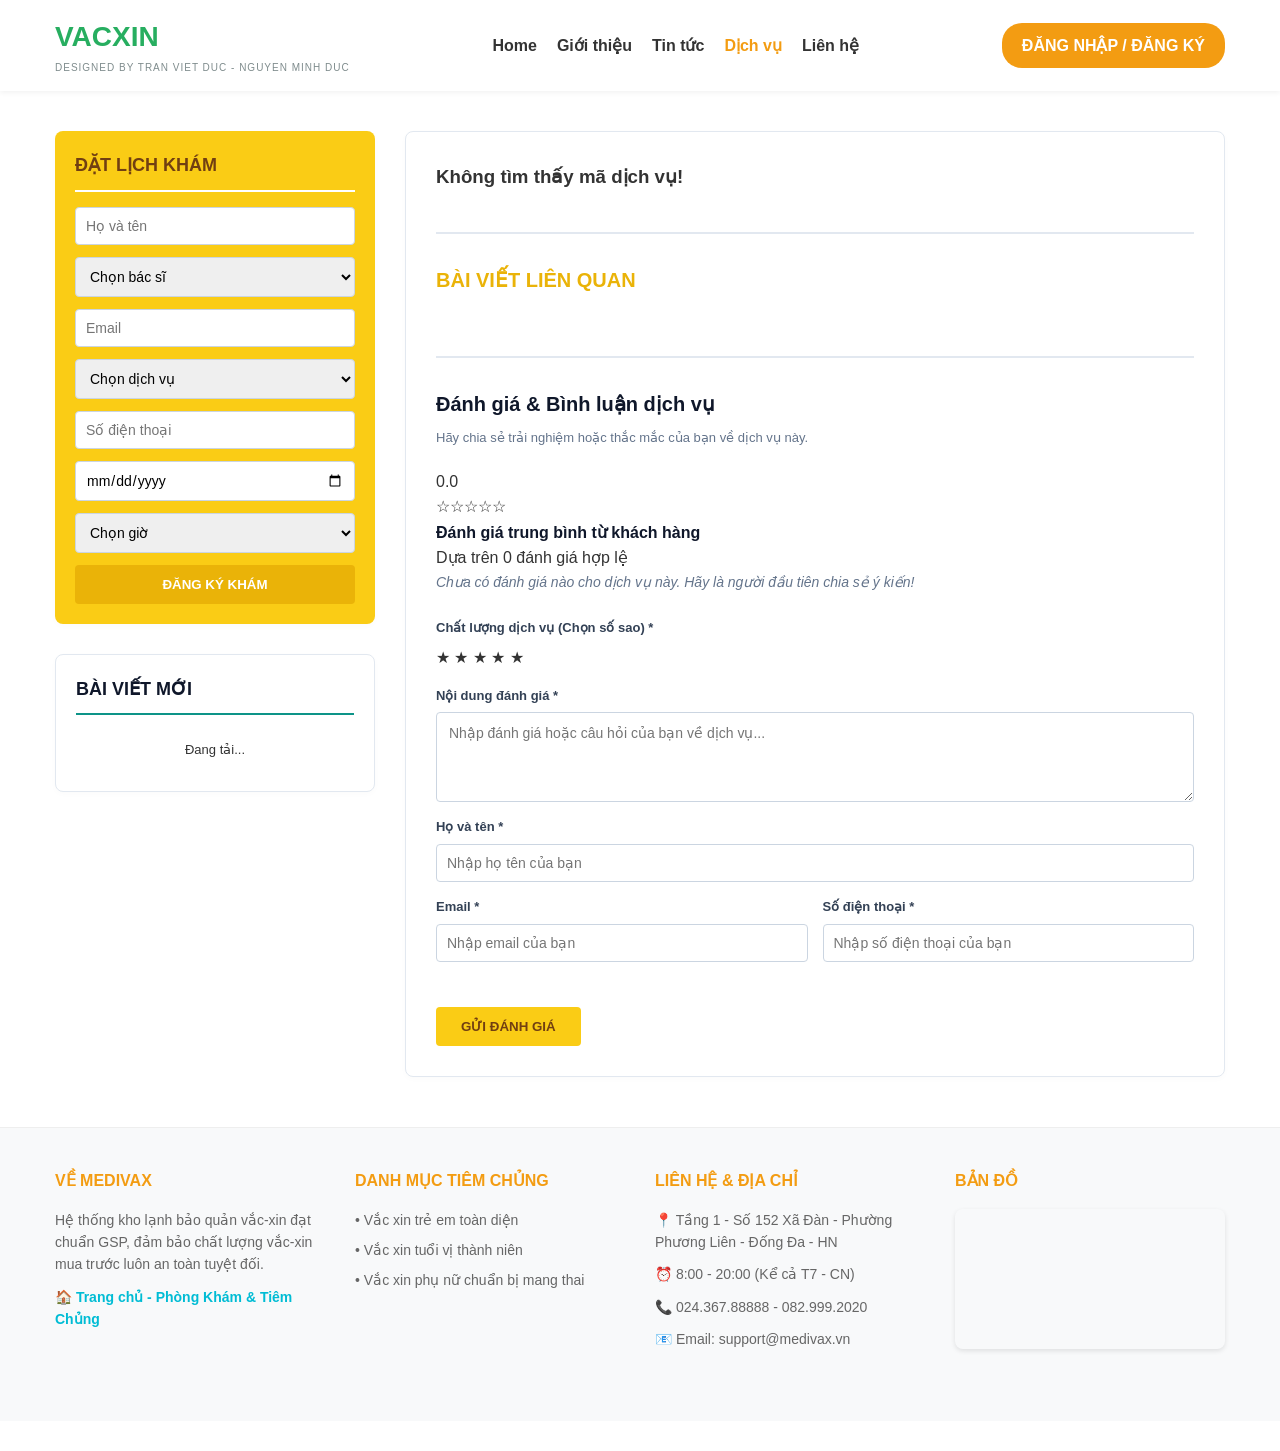
<file: service-detail.html>
<!DOCTYPE html>
<html lang="vi">
<head>
  <meta charset="UTF-8">
  <meta name="viewport" content="width=device-width, initial-scale=1.0">
  <title>Chi tiết Dịch vụ - Phòng Khám & Tiêm Chủng</title>
  <link rel="stylesheet" href="CSS/index.css">
  <link rel="stylesheet" href="CSS/dich-vu.css">
  <link rel="stylesheet" href="CSS/service-detail.css">
 
</head>
<body>

  <header class="main-header">
    <div class="container">
      <div class="logo">
        <h1>VACXIN</h1>
        <span>DESIGNED BY TRAN VIET DUC - NGUYEN MINH DUC</span>
      </div>
      <nav class="nav-menu">
        <ul>
          <li><a href="index.html">Home</a></li>
          <li><a href="#">Giới thiệu</a></li>
          <li><a href="tintuc.html">Tin tức</a></li>
          <li><a href="dich-vu.html" class="active">Dịch vụ</a></li>
          <li><a href="#">Liên hệ</a></li>
        </ul>
      </nav>
      <div class="nav-auth" style="display:flex; align-items:center; gap:10px;">
        <a href="login.html" id="btn-login-header" class="btn-primary">ĐĂNG NHẬP / ĐĂNG KÝ</a>
        <span id="header-user-name" style="font-weight:bold; display:none;"></span>
        <button id="btn-logout-header" class="btn-primary" style="display:none; background:#dc3545;">Đăng xuất</button>
      </div>
    </div>
  </header>

  <div class="container">
    <div class="service-layout" style="margin-top: 40px;">
      
      <aside>
        <div class="sidebar-box sidebar-booking-box">
          <h3 class="sidebar-booking-title">Đặt lịch khám</h3>
          <form class="sidebar-booking-form" id="sidebar-booking-form">
            <input type="text" id="sb-name" placeholder="Họ và tên" required>
            <select id="sb-doctor" required>
              <option value="">Chọn bác sĩ</option>
            </select>
            <input type="email" id="sb-email" placeholder="Email" required>
            <select id="sb-service" required>
              <option value="">Chọn dịch vụ</option>
            </select>
            <input type="tel" id="sb-phone" placeholder="Số điện thoại" required>
            <input type="date" id="sb-date" required>
            <select id="sb-time" required>
              <option value="">Chọn giờ</option>
              <option value="08:00 - 09:00">08:00 - 09:00</option>
              <option value="09:00 - 10:00">09:00 - 10:00</option>
              <option value="10:00 - 11:00">10:00 - 11:00</option>
              <option value="14:00 - 15:00">14:00 - 15:00</option>
              <option value="15:00 - 16:00">15:00 - 16:00</option>
            </select>
            <button type="submit">Đăng ký khám</button>
          </form>
        </div>

        <div class="sidebar-box">
          <h3>Bài viết mới</h3>
          <div id="sidebar-news-list">
            <p class="loading-text" style="font-size: 13px; padding: 10px 0;">Đang tải...</p>
          </div>
        </div>
      </aside>

      <main>
        <div class="detail-main-content">
          <div id="service-detail-content">
            <p class="loading-text">Đang tải thông tin chi tiết dịch vụ...</p>
          </div>

          <div class="related-services-section">
            <h3>Bài viết liên quan</h3>
            <div class="related-grid" id="related-services-grid">
            </div>
          </div>

          <div class="comment-section">
            <h3>Đánh giá & Bình luận dịch vụ</h3>
            <p class="comment-note">Hãy chia sẻ trải nghiệm hoặc thắc mắc của bạn về dịch vụ này.</p>
            
            <div class="rating-summary-box">
              <div>
                <div class="rating-avg-number" id="avg-rating-num">0.0</div>
                <div class="star-rating-display" id="avg-stars">☆☆☆☆☆</div>
              </div>
              <div>
                <strong style="font-size: 16px; color: #0f172a;">Đánh giá trung bình từ khách hàng</strong>
                <div class="rating-count-text" id="total-reviews-text">Dựa trên 0 đánh giá hợp lệ</div>
              </div>
            </div>

            <div id="comment-list" style="margin-bottom: 25px;">
              <p id="no-comment-text" style="font-size: 14px; color: #64748b; font-style: italic; margin-bottom: 10px;">Chưa có đánh giá nào cho dịch vụ này. Hãy là người đầu tiên chia sẻ ý kiến!</p>
            </div>

            <form class="comment-form" id="comment-form">
              <input type="hidden" id="cmt-service-id" value="">
              <input type="hidden" id="selected-rating-value" value="5">
              
              <div class="form-group-full">
                <label>Chất lượng dịch vụ (Chọn số sao) *</label>
                <div class="star-input-group" id="star-input-group">
                  <span class="star active" data-value="1">★</span>
                  <span class="star active" data-value="2">★</span>
                  <span class="star active" data-value="3">★</span>
                  <span class="star active" data-value="4">★</span>
                  <span class="star active" data-value="5">★</span>
                </div>
              </div>

              <div class="form-group-full">
                <label>Nội dung đánh giá *</label>
                <textarea id="cmt-content" rows="4" placeholder="Nhập đánh giá hoặc câu hỏi của bạn về dịch vụ..." required></textarea>
              </div>

              <div class="form-row" style="grid-template-columns: 1fr 1fr; gap: 15px; margin-bottom: 15px;">
                <div class="form-group" style="grid-column: span 2;">
                  <label>Họ và tên *</label>
                  <input type="text" id="cmt-name" placeholder="Nhập họ tên của bạn" required>
                </div>
                <div class="form-group">
                  <label>Email *</label>
                  <input type="email" id="cmt-email" placeholder="Nhập email của bạn" required>
                </div>
                <div class="form-group">
                  <label>Số điện thoại *</label>
                  <input type="tel" id="cmt-phone" placeholder="Nhập số điện thoại của bạn" required>
                </div>
              </div>

              <button type="submit" class="btn-submit-comment" style="margin-top: 15px;">GỬI ĐÁNH GIÁ</button>
            </form>
          </div>
        </div>
      </main>

    </div>
  </div>

   <footer>
    <div class="container">
      <div class="footer-grid">
        <div class="footer-col">
          <h4>VỀ MEDIVAX</h4>
          <p>Hệ thống kho lạnh bảo quản vắc-xin đạt chuẩn GSP, đảm bảo chất lượng vắc-xin mua trước luôn an toàn tuyệt đối.</p>
          <p style="margin-top: 10px;"><a href="https://trungtamtiemchung.kesug.com/index.html" style="color: #00bcd4; text-decoration: none; font-weight: bold;">🏠 Trang chủ - Phòng Khám & Tiêm Chủng</a></p>
        </div>
        
        <div class="footer-col">
          <h4>DANH MỤC TIÊM CHỦNG</h4>
          <ul>
            <li>• Vắc xin trẻ em toàn diện</li>
            <li>• Vắc xin tuổi vị thành niên</li>
            <li>• Vắc xin phụ nữ chuẩn bị mang thai</li>
          </ul>
        </div>
        
        <div class="footer-col">
          <h4>LIÊN HỆ & ĐỊA CHỈ</h4>
          <p>📍 Tầng 1 - Số 152 Xã Đàn - Phường Phương Liên - Đống Đa - HN</p>
          <p>⏰ 8:00 - 20:00 (Kể cả T7 - CN)</p>
          <p>📞 024.367.88888 - 082.999.2020</p>
          <p>📧 Email: support@medivax.vn</p>
        </div>
        
        <div class="footer-col">
          <h4>BẢN ĐỒ</h4>
          <div class="map-wrapper">
            <iframe 
              src="https://www.google.com/maps/embed?pb=!1m18!1m12!1m3!1d3724.321!2d105.836!3d21.011!2m3!1f0!2f0!3f0!3m2!1i1024!2i768!4f13.1!3m3!1m2!1s0x0%3A0x0!2zWsOh DcGFuLCIMSQ4buRbmcgxJBhLCBIw6AgTuG7mWk!5e0!3m2!1svi!2s!4v1700000000000!5m2!1svi!2s" 
              width="100%" height="100%" style="border:0;" allowfullscreen="" loading="lazy">
            </iframe>
          </div>
        </div>
      </div>
    </div>
  </footer>


  <script src="JS/service-detail.js"></script>
  <script src="JS/main.js"></script>
</body>
</html>
</file>
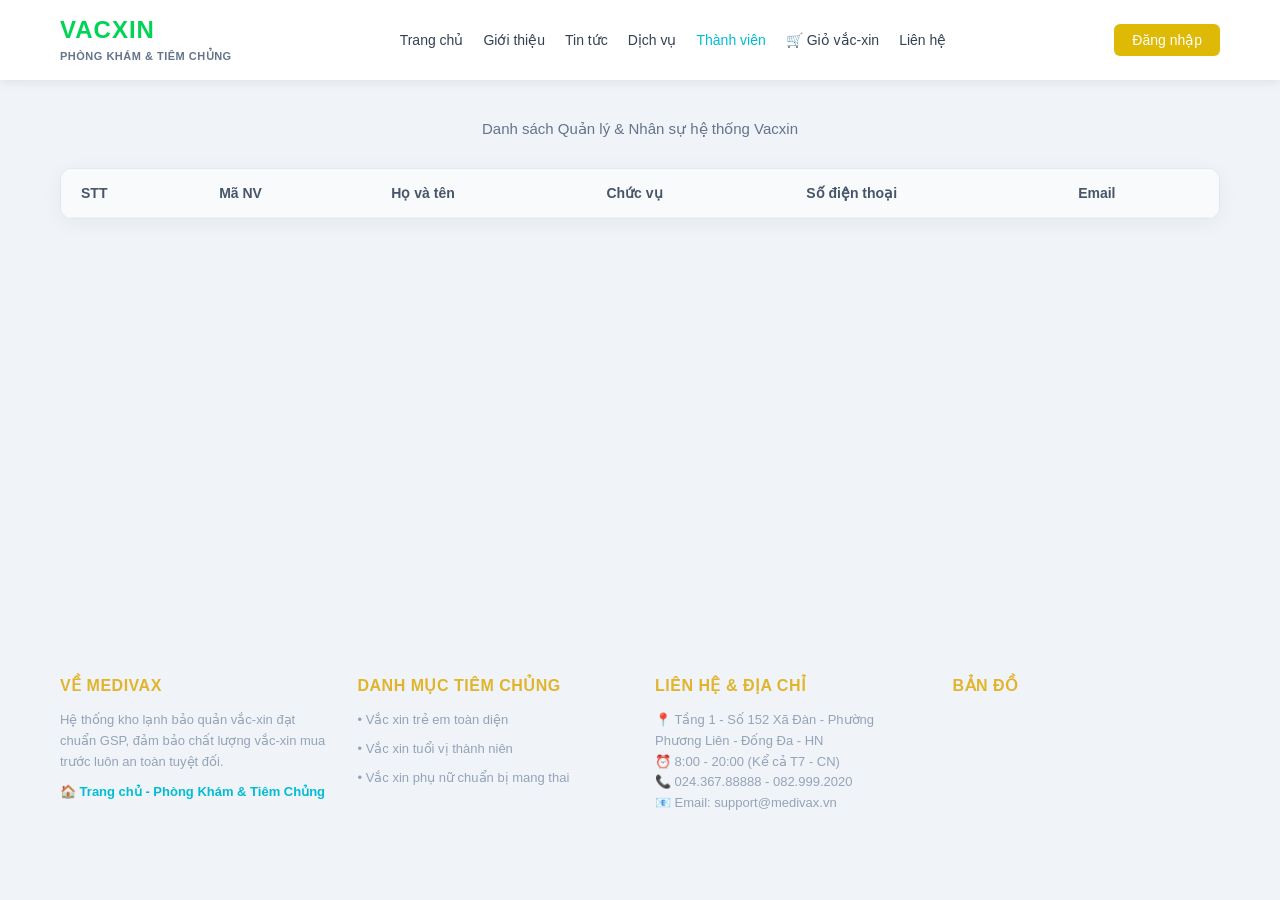
<file: thanh-vien.html>
<!DOCTYPE html>
<html lang="vi">
<head>
  <meta charset="UTF-8">
  <meta name="viewport" content="width=device-width, initial-scale=1.0">
  <title>Danh Sách Thành Viên</title>
  <link rel="stylesheet" href="CSS/thanhvien.css">
 
</head>
<body>
  <header class="main-header">
    <div class="container">
      <div class="logo">
        <h1>VACXIN</h1>
        <span>PHÒNG KHÁM & TIÊM CHỦNG</span>
      </div>
      <nav class="nav-menu">
        <ul>
          <li><a href="index.html">Trang chủ</a></li>
          <li><a href="gioithieu.html">Giới thiệu</a></li>
          <li><a href="tintuc.html">Tin tức</a></li>
          <li><a href="dich-vu.html">Dịch vụ</a></li>
          <li><a href="thanh-vien.html" class="active">Thành viên</a></li>
          <li><a href="cart.html" class="cart-link">🛒 Giỏ vắc-xin </a></li>
          <li><a href="lien-he.html">Liên hệ</a></li>
        </ul>
      </nav>
      <div class="nav-auth">
        <a href="login.html" id="btn-login-header" class="btn-primary">Đăng nhập</a>
        <span id="header-user-name" style="font-weight:bold; display:none;"></span>
        <button id="btn-logout-header" class="btn-logout" style="display:none; cursor:pointer;">Đăng xuất</button>
      </div>
    </div>
  </header>

  <main class="main-content">
    <div class="container">
      <div class="semester-title">Danh sách Quản lý & Nhân sự hệ thống Vacxin</div>

      <div class="table-container">
        <table>
          <thead>
            <tr>
              <th>STT</th>
              <th>Mã NV</th>
              <th>Họ và tên</th>
              <th>Chức vụ</th>
              <th>Số điện thoại</th>
              <th>Email</th>
            </tr>
          </thead>
          <tbody id="staff-table-body">
          </tbody>
        </table>
      </div>

      <div class="team-grid" id="staff-card-grid">
      </div>
    </div>
  </main>

  <footer>
    <div class="container">
      <div class="footer-grid">
        <div class="footer-col">
          <h4>VỀ MEDIVAX</h4>
          <p>Hệ thống kho lạnh bảo quản vắc-xin đạt chuẩn GSP, đảm bảo chất lượng vắc-xin mua trước luôn an toàn tuyệt đối.</p>
          <p style="margin-top: 10px;"><a href="https://trungtamtiemchung.kesug.com/index.html" style="color: #00bcd4; text-decoration: none; font-weight: bold;">🏠 Trang chủ - Phòng Khám & Tiêm Chủng</a></p>
        </div>
        
        <div class="footer-col">
          <h4>DANH MỤC TIÊM CHỦNG</h4>
          <ul>
            <li>• Vắc xin trẻ em toàn diện</li>
            <li>• Vắc xin tuổi vị thành niên</li>
            <li>• Vắc xin phụ nữ chuẩn bị mang thai</li>
          </ul>
        </div>
        
        <div class="footer-col">
          <h4>LIÊN HỆ & ĐỊA CHỈ</h4>
          <p>📍 Tầng 1 - Số 152 Xã Đàn - Phường Phương Liên - Đống Đa - HN</p>
          <p>⏰ 8:00 - 20:00 (Kể cả T7 - CN)</p>
          <p>📞 024.367.88888 - 082.999.2020</p>
          <p>📧 Email: support@medivax.vn</p>
        </div>
        
        <div class="footer-col">
          <h4>BẢN ĐỒ</h4>
          <div class="map-wrapper">
            <iframe 
              src="https://www.google.com/maps/embed?pb=!1m18!1m12!1m3!1d3724.321!2d105.836!3d21.011!2m3!1f0!2f0!3f0!3m2!1i1024!2i768!4f13.1!3m3!1m2!1s0x0%3A0x0!2zWsOh DcGFuLCIMSQ4buRbmcgxJBhLCBIw6AgTuG7mWk!5e0!3m2!1svi!2s!4v1700000000000!5m2!1svi!2s" 
              width="100%" height="100%" style="border:0;" allowfullscreen="" loading="lazy">
            </iframe>
          </div>
        </div>
      </div>
    </div>
  </footer>

 <script src="JS/thanhvien.js"></script>
</body>
</html>
</file>
<file: CSS/index.css>
:root {
  --primary-color: #f39c12;
  --primary-hover: #e67e22;
  --secondary-color: #2980b9;
  --dark-color: #111;
  --light-bg: #f8f9fa;
  --text-color: #333;
  --text-muted: #666;
}

* {
  box-sizing: border-box;
  margin: 0;
  padding: 0;
  font-family: 'Segoe UI', Tahoma, Geneva, Verdana, sans-serif;
}

body {
  color: var(--text-color);
  line-height: 1.6;
  background-color: #fff;
  padding-bottom: 30px;
}

a {
  text-decoration: none;
  color: inherit;
}

ul {
  list-style: none;
}

.container {
  width: 100%;
  max-width: 1200px;
  margin: 0 auto;
  padding: 0 15px;
}


.top-bar {
  background-color: var(--dark-color);
  color: #fff;
  font-size: 13px;
  padding: 8px 0;
}

.top-bar .container {
  display: flex;
  justify-content: space-between;
  align-items: center;
  flex-wrap: wrap;
  gap: 10px;
}

.top-bar span {
  margin-right: 15px;
}


.main-header {
  background: #fff;
  box-shadow: 0 2px 5px rgba(0,0,0,0.05);
  position: sticky;
  top: 0;
  z-index: 1000;
}

.main-header .container {
  display: flex;
  justify-content: space-between;
  align-items: center;
  padding: 15px;
  flex-wrap: wrap;
  gap: 15px;
}

.logo h1 {
  color: #27ae60;
  font-size: 28px;
  font-weight: bold;
}

.logo span {
  display: block;
  font-size: 10px;
  color: #7f8c8d;
  letter-spacing: 1px;
}

.nav-menu ul {
  display: flex;
  gap: 20px;
  align-items: center;
  flex-wrap: wrap;
}

.nav-menu a {
  font-weight: 600;
  color: #333;
  transition: color 0.3s;
}

.nav-menu a:hover,
.nav-menu a.active {
  color: var(--primary-color);
}

.nav-auth {
  display: flex;
  align-items: center;
  gap: 10px;
}

.btn-primary {
  background-color: var(--primary-color);
  color: #fff;
  padding: 10px 20px;
  border-radius: 20px;
  font-weight: bold;
  border: none;
  cursor: pointer;
  transition: background 0.3s;
  display: inline-block;
  text-align: center;
}

.btn-primary:hover {
  background-color: var(--primary-hover);
}

.btn-logout {
  background-color: #e74c3c;
  color: white;
  border: none;
  padding: 8px 15px;
  border-radius: 15px;
  font-weight: bold;
  transition: background 0.3s;
}

.btn-logout:hover {
  background-color: #c0392b;
}


.hero {
  background: linear-gradient(135deg, #e8f8f5 0%, #ffffff 100%);
  padding: 60px 0;
}

.hero .container {
  display: flex;
  align-items: center;
  justify-content: space-between;
  gap: 30px;
}

.hero-content {
  flex: 1;
  max-width: 600px;
}

.hero-badge {
  display: inline-block;
  background: #d4efdf;
  color: #27ae60;
  padding: 6px 12px;
  border-radius: 4px;
  font-size: 13px;
  font-weight: bold;
  margin-bottom: 15px;
}

.hero-content h2 {
  font-size: 36px;
  color: #2c3e50;
  margin-bottom: 20px;
  line-height: 1.3;
}

.hero-content ul {
  margin-bottom: 30px;
}

.hero-content ul li {
  margin-bottom: 10px;
  color: var(--text-muted);
  position: relative;
  padding-left: 20px;
}

.hero-buttons {
  display: flex;
  align-items: center;
  gap: 20px;
  flex-wrap: wrap;
}

.btn-play {
  display: flex;
  align-items: center;
  gap: 8px;
  font-weight: 600;
  color: #333;
}

.play-icon {
  width: 40px;
  height: 40px;
  border-radius: 50%;
  background: #fff;
  box-shadow: 0 2px 10px rgba(0,0,0,0.1);
  display: flex;
  align-items: center;
  justify-content: center;
  color: var(--secondary-color);
}

.hero-image {
  flex: 1;
  text-align: right;
}

.hero-image img {
  width: 100%;
  max-width: 500px;
  height: auto;
  border-radius: 10px;
}

section {
  padding: 60px 0;
}

.section-title {
  text-align: center;
  margin-bottom: 40px;
}

.section-title h2 {
  font-size: 30px;
  color: #2c3e50;
  margin-bottom: 10px;
}

.section-title p {
  color: var(--text-muted);
}


.services-slider-container {
  position: relative;
  display: flex;
  align-items: center;
  overflow: hidden;
  padding: 20px 0;
}

.services-slider-wrapper {
  display: flex;
  transition: transform 0.4s ease-in-out;
  width: 100%;
  gap: 20px;
  align-items: stretch;
}

.service-slide-item {
  flex: 0 0 calc(33.333% - 13.33px);
  background: #fff;
  border-radius: 12px;
  overflow: hidden;
  box-shadow: 0 4px 15px rgba(0,0,0,0.08);
  border: 1px solid #e2e8f0;
  display: flex;
  flex-direction: column;
  cursor: pointer;
  transition: transform 0.3s;
}

.service-slide-item:hover {
  transform: translateY(-5px);
}

.service-slide-item img {
  width: 100%;
  height: 180px;
  object-fit: cover;
}

.service-slide-content {
  padding: 20px;
  display: flex;
  flex-direction: column;
  flex: 1;
}

.service-slide-content h3 {
  font-size: 17px;
  height: 44px;
  color: #1e293b;
  margin-bottom: 8px;
  line-height: 1.3;
  overflow: hidden;
  display: -webkit-box;
  -webkit-line-clamp: 2;
  -webkit-box-orient: vertical;
  text-overflow: ellipsis;
}

.service-age {
  font-size: 13px;
  color: #64748b;
  margin-bottom: 8px;
}

.price-box {
  margin-bottom: 10px;
}

.price-new {
  font-size: 16px;
  font-weight: bold;
  color: #e74c3c;
  margin-right: 8px;
}

.price-old {
  font-size: 13px;
  text-decoration: line-through;
  color: #94a3b8;
}

.service-slide-content .service-desc {
  font-size: 14px;
  color: #64748b;
  margin-bottom: 15px;
  display: -webkit-box;
  -webkit-line-clamp: 3;
  -webkit-box-orient: vertical;
  overflow: hidden;
  text-overflow: ellipsis;
}

.card-action-buttons {
  display: flex;
  gap: 10px;
  margin-top: auto;
  padding-top: 10px;
  border-top: 1px solid #f1f5f9;
}

.card-action-buttons .btn-detail {
  flex: 1;
  text-align: center;
  padding: 8px 10px;
  background: #f1f5f9;
  color: #334155;
  border-radius: 6px;
  font-weight: 600;
  font-size: 13px;
  transition: background 0.2s;
}

.card-action-buttons .btn-detail:hover {
  background: #e2e8f0;
}

.card-action-buttons .btn-buy {
  flex: 1;
  text-align: center;
  padding: 8px 10px;
  background: #27ae60;
  color: #ffffff;
  border-radius: 6px;
  font-weight: 600;
  font-size: 13px;
  transition: background 0.2s;
}

.card-action-buttons .btn-buy:hover {
  background: #219653;
}

.slider-btn {
  position: absolute;
  top: 50%;
  transform: translateY(-50%);
  background: rgba(0, 0, 0, 0.5);
  color: #fff;
  border: none;
  width: 40px;
  height: 40px;
  border-radius: 50%;
  cursor: pointer;
  z-index: 10;
  font-size: 18px;
  display: flex;
  align-items: center;
  justify-content: center;
  transition: background 0.3s;
}

.slider-btn:hover {
  background: rgba(0, 0, 0, 0.8);
}

.slider-btn-prev {
  left: -10px;
}

.slider-btn-next {
  right: -10px;
}


.lookup-section {
  background-color: #f1f9f9;
  text-align: center;
}

.lookup-box {
  max-width: 700px;
  margin: 0 auto;
  background: #fff;
  padding: 40px;
  border-radius: 12px;
  box-shadow: 0 4px 15px rgba(0,0,0,0.05);
}

.lookup-box h2 {
  margin-bottom: 10px;
  color: #2c3e50;
}

.lookup-box p {
  color: var(--text-muted);
  margin-bottom: 20px;
}

.lookup-input-group {
  display: flex;
  gap: 10px;
}

.lookup-input-group input {
  flex: 1;
}


.about-section {
  background-color: var(--light-bg);
}

.about-grid {
  display: grid;
  grid-template-columns: 1fr 1fr;
  gap: 40px;
  align-items: center;
}

.about-info h2 {
  font-size: 28px;
  margin-bottom: 15px;
  color: #2c3e50;
}

.about-info p {
  margin-bottom: 20px;
  color: var(--text-muted);
}

.stats-grid {
  display: grid;
  grid-template-columns: 1fr 1fr;
  gap: 15px;
}

.stat-box {
  padding: 25px;
  border-radius: 12px;
  color: #fff;
  text-align: center;
}

.stat-box.blue { background-color: #3498db; }
.stat-box.green { background-color: #2ecc71; }
.stat-box.orange { background-color: #f39c12; }
.stat-box.red { background-color: #e74c3c; }

.stat-box h3 {
  font-size: 32px;
  margin-bottom: 5px;
}

.stat-box p {
  font-size: 14px;
  opacity: 0.9;
}

.branches-info {
  margin-top: 25px;
  font-size: 14px;
  background: #fff;
  padding: 15px;
  border-radius: 8px;
  border-left: 4px solid var(--primary-color);
}

.branches-info p {
  margin-bottom: 6px;
}


.doctors-slider-container {
  position: relative;
  display: flex;
  align-items: center;
  overflow: hidden;
  padding: 20px 0;
}

.doctors-slider-wrapper {
  display: flex;
  transition: transform 0.4s ease-in-out;
  width: 100%;
  gap: 20px;
  align-items: stretch;
}

.doctors-slider-wrapper .doctor-card {
  flex: 0 0 calc(33.333% - 13.33px);
  background: #fff;
  border-radius: 10px;
  padding: 20px;
  text-align: center;
  box-shadow: 0 4px 15px rgba(0,0,0,0.05);
  border: 1px solid #eee;
  display: flex;
  flex-direction: column;
  justify-content: space-between;
}

.doctor-card img {
  width: 100%;
  height: 280px;
  object-fit: cover;
  border-radius: 8px;
  margin-bottom: 15px;
}

.doctor-card h3 {
  font-size: 18px;
  color: #2c3e50;
}

.doctor-card p {
  color: var(--text-muted);
  font-size: 13px;
  margin: 5px 0 15px 0;
}


.booking-section {
  background: linear-gradient(135deg, #e0f7fa 0%, #ffffff 100%);
  padding: 60px 0;
}

.booking-wrapper {
  display: flex;
  gap: 40px;
  align-items: center;
}

.booking-form {
  flex: 1.2;
}

.booking-form h2 {
  font-size: 26px;
  color: #2c3e50;
  margin-bottom: 5px;
}

.booking-form > p {
  color: var(--text-muted);
  margin-bottom: 20px;
}

.form-grid {
  display: grid;
  grid-template-columns: 1fr 1fr;
  gap: 15px;
}

.form-grid input#book-address {
  grid-column: 1 / -1;
}

.form-grid .form-row-group {
  grid-column: 1 / -1;
  display: flex;
  gap: 10px;
}

.form-grid button[type="submit"] {
  grid-column: 1 / -1;
  padding: 14px;
  font-size: 16px;
}

.form-control {
  width: 100%;
  padding: 12px 15px;
  border: 1px solid #ddd;
  border-radius: 6px;
  outline: none;
  background: #fff;
  font-size: 14px;
}

.form-control:focus {
  border-color: var(--primary-color);
}

.booking-image {
  flex: 0.8;
  position: relative;
  text-align: center;
}

.booking-image img {
  width: 100%;
  max-width: 400px;
  border-radius: 15px;
  box-shadow: 0 10px 25px rgba(0,0,0,0.1);
}

.rating-badge {
  position: absolute;
  top: -15px;
  left: 20px;
  background: #fff;
  padding: 10px 20px;
  border-radius: 10px;
  box-shadow: 0 4px 10px rgba(0,0,0,0.1);
  font-weight: bold;
}


.news-grid {
  display: grid;
  grid-template-columns: 1.2fr 0.8fr;
  gap: 30px;
}

.news-main img {
  width: 100%;
  height: 280px;
  object-fit: cover;
  border-radius: 8px;
  margin-bottom: 15px;
}

.news-main h3 {
  font-size: 20px;
  margin-bottom: 10px;
  color: #2c3e50;
}

.news-date {
  font-size: 12px;
  color: #999;
  margin-bottom: 8px;
}

.news-main p {
  color: var(--text-muted);
  font-size: 14px;
  margin-bottom: 15px;
}

.news-list-item {
  display: flex;
  gap: 15px;
  margin-bottom: 15px;
  background: #fff;
  padding: 10px;
  border-radius: 8px;
  box-shadow: 0 2px 8px rgba(0,0,0,0.03);
  align-items: center;
}

.news-list-item img {
  width: 90px;
  height: 70px;
  object-fit: cover;
  border-radius: 5px;
  flex-shrink: 0;
}

.news-list-item h4 {
  font-size: 14px;
  margin-bottom: 5px;
  color: #2c3e50;
  display: -webkit-box;
  -webkit-line-clamp: 2;
  -webkit-box-orient: vertical;
  overflow: hidden;
}

.news-list-item a {
  font-size: 12px;
  color: var(--primary-color);
  font-weight: bold;
}


.faq-reviews-grid {
  display: grid;
  grid-template-columns: 1fr 1fr;
  gap: 40px;
}

.section-desc {
  color: var(--text-muted);
  font-size: 14px;
  margin-bottom: 20px;
}

.faq-item {
  border: 1px solid #e2e8f0;
  border-radius: 8px;
  margin-bottom: 12px;
  overflow: hidden;
  background: #fff;
}

.faq-header {
  padding: 15px;
  background: #f8fafc;
  font-weight: bold;
  cursor: pointer;
  display: flex;
  justify-content: space-between;
  color: #1e293b;
  font-size: 14px;
}

.faq-body {
  padding: 15px;
  border-top: 1px solid #e2e8f0;
  color: var(--text-muted);
  font-size: 14px;
  background: #fff;
}

.review-form-box {
  background: #f8fafc;
  padding: 20px;
  border-radius: 8px;
  margin-bottom: 25px;
  border: 1px solid #e2e8f0;
}

.review-form-box h3 {
  font-size: 16px;
  margin-bottom: 15px;
  color: #2c3e50;
}

.review-form-box .form-control {
  margin-bottom: 12px;
}

#home-reviews-container {
  max-height: 420px;
  overflow-y: auto;
  padding-right: 5px;
}

#home-reviews-container::-webkit-scrollbar {
  width: 6px;
}
#home-reviews-container::-webkit-scrollbar-track {
  background: #f1f5f9;
  border-radius: 4px;
}
#home-reviews-container::-webkit-scrollbar-thumb {
  background: #cbd5e1;
  border-radius: 4px;
}

.review-card {
  background: #fff;
  padding: 15px;
  border-radius: 8px;
  margin-bottom: 12px;
  border: 1px solid #e2e8f0;
}

.review-card .stars {
  color: #f1c40f;
  margin-bottom: 6px;
  font-size: 14px;
}

.review-card p {
  font-size: 13px;
  font-style: italic;
  margin-bottom: 8px;
  color: #475569;
}

.review-card .author {
  font-weight: bold;
  font-size: 12px;
  color: #64748b;
}


footer {
  background-color: #f8f9fa;
  border-top: 1px solid #eee;
  padding-top: 40px;
  padding-bottom: 60px;
}

.footer-grid {
  display: grid;
  grid-template-columns: repeat(auto-fit, minmax(220px, 1fr));
  gap: 30px;
  font-size: 14px;
}

.footer-col h4 {
  color: var(--primary-color);
  margin-bottom: 15px;
  font-size: 16px;
}

.footer-col p {
  color: var(--text-muted);
  margin-bottom: 10px;
}

.footer-col ul li {
  margin-bottom: 8px;
  color: var(--text-muted);
}

.map-wrapper {
  height: 150px;
  border-radius: 8px;
  overflow: hidden;
}

.bottom-notice {
  position: fixed;
  bottom: 0;
  left: 0;
  width: 100%;
  background: #f1c40f;
  color: #333;
  text-align: center;
  padding: 5px;
  font-weight: bold;
  font-size: 13px;
  z-index: 999;
}


@media (max-width: 1024px) {
  .hero .container,
  .about-grid,
  .booking-wrapper,
  .news-grid,
  .faq-reviews-grid {
    flex-direction: column;
    grid-template-columns: 1fr;
  }
  
  .hero-image {
    text-align: center;
  }
}

@media (max-width: 900px) {
  .service-slide-item {
    flex: 0 0 calc(50% - 10px);
  }
  .doctors-slider-wrapper .doctor-card {
    flex: 0 0 calc(50% - 10px);
  }
}

@media (max-width: 768px) {
  .form-grid {
    grid-template-columns: 1fr;
  }
  
  .form-grid button[type="submit"] {
    grid-column: span 1;
  }
  
  .nav-menu {
    display: none;
  }

  .top-bar-info span {
    display: block;
    margin-bottom: 3px;
  }
}

@media (max-width: 600px) {
  .service-slide-item {
    flex: 0 0 100%;
  }
  .doctors-slider-wrapper .doctor-card {
    flex: 0 0 100%;
  }
}
</file>
<file: CSS/dich-vu.css>
.page-banner {
  background: linear-gradient(rgba(0, 0, 0, 0.5), rgba(0, 0, 0, 0.5)), url('../IMAGE/anh1.png') no-repeat center center/cover;
  padding: 60px 0;
  text-align: center;
  color: #fff;
  margin-bottom: 40px;
}

.page-banner h1 {
  font-size: 36px;
  margin-bottom: 10px;
  text-transform: uppercase;
}

.page-banner p {
  font-size: 16px;
  color: #cbd5e1;
}

.service-layout {
  display: grid;
  grid-template-columns: 320px 1fr;
  gap: 30px;
  margin-bottom: 50px;
}

@media (max-width: 900px) {
  .service-layout {
    grid-template-columns: 1fr;
  }
}

.service-list-container {
  display: flex;
  flex-direction: column;
  gap: 20px;
}

.service-card-item {
  display: flex;
  background: #fff;
  border: 1px solid #e2e8f0;
  border-radius: 8px;
  overflow: hidden;
  box-shadow: 0 2px 6px rgba(0, 0, 0, 0.02);
  transition: transform 0.2s, box-shadow 0.2s;
  cursor: pointer;
}

.service-card-item:hover {
  transform: translateY(-3px);
  box-shadow: 0 6px 15px rgba(0, 0, 0, 0.08);
}

.service-card-item img {
  width: 240px;
  height: 160px;
  object-fit: cover;
}

.service-card-info {
  padding: 20px;
  display: flex;
  flex-direction: column;
  justify-content: center;
}

.service-card-info .date {
  font-size: 13px;
  color: #64748b;
  margin-bottom: 6px;
}

.service-card-info h3 {
  font-size: 18px;
  color: #0f172a;
  margin-bottom: 8px;
}

.service-card-info p {
  font-size: 14px;
  color: #475569;
  display: -webkit-box;
  -webkit-line-clamp: 2;
  -webkit-box-orient: vertical;
  overflow: hidden;
  line-height: 1.5;
}

@media (max-width: 600px) {
  .service-card-item {
    flex-direction: column;
  }
  .service-card-item img {
    width: 100%;
    height: 180px;
  }
}

.sidebar-box {
  background: #fff;
  border: 1px solid #e2e8f0;
  border-radius: 8px;
  padding: 20px;
  margin-bottom: 30px;
  box-shadow: 0 2px 6px rgba(0, 0, 0, 0.02);
}

.sidebar-box h3 {
  font-size: 18px;
  color: #0f172a;
  border-bottom: 2px solid #0d9488;
  padding-bottom: 10px;
  margin-bottom: 15px;
  text-transform: uppercase;
}

.sidebar-booking-box {
  background: #facc15;
  border: none;
}

.sidebar-booking-title {
  background: transparent;
  border-bottom: 2px solid #fff !important;
  color: #713f12 !important;
}

.sidebar-booking-form {
  display: flex;
  flex-direction: column;
  gap: 12px;
}

.sidebar-booking-form input,
.sidebar-booking-form select {
  width: 100%;
  padding: 10px;
  border: 1px solid #cbd5e1;
  border-radius: 4px;
  font-size: 14px;
}

.sidebar-booking-form button {
  background: #eab308;
  color: #fff;
  font-weight: bold;
  border: none;
  padding: 12px;
  border-radius: 4px;
  cursor: pointer;
  text-transform: uppercase;
}

.sidebar-booking-form button:hover {
  background: #ca8a04;
}

.sidebar-news-item {
  display: flex;
  gap: 12px;
  margin-bottom: 12px;
  padding-bottom: 12px;
  border-bottom: 1px solid #f1f5f9;
  align-items: center;
  cursor: pointer;
}

.sidebar-news-item img {
  width: 60px;
  height: 60px;
  object-fit: cover;
  border-radius: 4px;
}

.sidebar-news-item h4 {
  font-size: 13px;
  color: #1e293b;
  display: -webkit-box;
  -webkit-line-clamp: 2;
  -webkit-box-orient: vertical;
  overflow: hidden;
  line-height: 1.4;
}

.loading-text {
  text-align: center;
  padding: 40px;
}

.map-wrapper {
  width: 100%;
  height: 140px;
  border-radius: 8px;
  overflow: hidden;
  box-shadow: 0 2px 5px rgba(0, 0, 0, 0.1);
}
</file>
<file: CSS/doctor-detail.css>
:root {
      --primary-color: #0284c7;
      --primary-dark: #0369a1;
      --accent-color: #38bdf8;
      --text-main: #0f172a;
      --text-muted: #64748b;
      --bg-body: #f1f5f9;
      --card-bg: #ffffff;
      --radius-lg: 16px;
      --radius-sm: 8px;
      --shadow-soft: 0 10px 30px -5px rgba(0, 0, 0, 0.08);
    }

    body {
      background-color: var(--bg-body);
      color: var(--text-main);
      font-family: 'Segoe UI', Tahoma, Geneva, Verdana, sans-serif;
    }


    .doctor-hero-banner {
      background: linear-gradient(135deg, #0f172a 0%, #0369a1 100%);
      color: #ffffff;
      padding: 40px 0;
      margin-bottom: -30px;
      text-align: center;
    }
    .doctor-hero-banner h2 {
      font-size: 28px;
      font-weight: 700;
      margin-bottom: 8px;
    }
    .doctor-hero-banner p {
      color: #94a3b8;
      font-size: 15px;
    }

    .doctor-detail-section {
      padding: 50px 0;
    }

    .doctor-profile-grid {
      display: grid;
      grid-template-columns: 360px 1fr;
      gap: 35px;
      align-items: start;
    }


    .doctor-sidebar-card {
      background: var(--card-bg);
      border-radius: var(--radius-lg);
      padding: 30px 25px;
      box-shadow: var(--shadow-soft);
      text-align: center;
      position: sticky;
      top: 30px;
      border: 1px solid rgba(226, 232, 240, 0.8);
    }

    .doctor-sidebar-card img {
      width: 100%;
      height: 380px;
      object-fit: cover;
      border-radius: 12px;
      margin-bottom: 20px;
      box-shadow: 0 8px 20px rgba(0, 0, 0, 0.1);
      transition: transform 0.3s ease;
    }
    .doctor-sidebar-card img:hover {
      transform: scale(1.02);
    }

    .doctor-sidebar-card h2 {
      font-size: 24px;
      color: var(--text-main);
      margin-bottom: 10px;
      font-weight: 700;
    }

    .doctor-sidebar-card .specialty-badge {
      display: inline-block;
      background: #e0f2fe;
      color: #0369a1;
      padding: 8px 16px;
      border-radius: 30px;
      font-weight: 600;
      font-size: 14px;
      margin-bottom: 25px;
    }

    .btn-book-now {
      background: linear-gradient(135deg, #0284c7 0%, #0369a1 100%);
      color: white;
      padding: 14px 20px;
      border-radius: 50px;
      font-weight: 600;
      width: 100%;
      display: inline-block;
      text-align: center;
      text-decoration: none;
      box-shadow: 0 4px 15px rgba(2, 132, 199, 0.3);
      transition: all 0.3s ease;
      box-sizing: border-box;
    }
    .btn-book-now:hover {
      background: linear-gradient(135deg, #0369a1 0%, #075985 100%);
      box-shadow: 0 6px 20px rgba(2, 132, 199, 0.4);
      transform: translateY(-2px);
    }


    .doctor-main-content {
      background: var(--card-bg);
      border-radius: var(--radius-lg);
      padding: 40px;
      box-shadow: var(--shadow-soft);
      border: 1px solid rgba(226, 232, 240, 0.8);
    }

    .doctor-main-content h3 {
      font-size: 20px;
      color: var(--text-main);
      margin-bottom: 15px;
      padding-bottom: 10px;
      border-bottom: 2px solid #f1f5f9;
      font-weight: 700;
      display: flex;
      align-items: center;
      gap: 10px;
    }

    .doctor-main-content p {
      color: #334155;
      line-height: 1.8;
      margin-bottom: 25px;
      font-size: 15px;
    }

    @media (max-width: 900px) {
      .doctor-profile-grid {
        grid-template-columns: 1fr;
      }
      .doctor-sidebar-card {
        position: static;
      }
    }
</file>
<file: CSS/gioithieu.css>
.page-content-wrapper {
      padding: 40px 0;
      background-color: #f8fafc;
    }
    .layout-grid {
      display: grid;
      grid-template-columns: 320px 1fr;
      gap: 30px;
    }
    @media (max-width: 900px) {
      .layout-grid {
        grid-template-columns: 1fr;
      }
    }
    .main-article {
      background: #fff;
      padding: 30px;
      border-radius: 12px;
      box-shadow: 0 4px 6px rgba(0,0,0,0.02);
      border: 1px solid #f1f5f9;
    }
    .main-article h2 {
      font-size: 24px;
      color: #1e293b;
      margin-bottom: 20px;
      line-height: 1.4;
    }
    .main-article h3 {
      font-size: 18px;
      color: #0284c7;
      margin-top: 25px;
      margin-bottom: 12px;
    }
    .main-article p {
      color: #334155;
      font-size: 15px;
      line-height: 1.7;
      margin-bottom: 15px;
    }
    .main-article ul {
      margin-bottom: 15px;
      padding-left: 20px;
      color: #334155;
    }
    .main-article li {
      margin-bottom: 8px;
      line-height: 1.6;
    }


    .sidebar-widget {
      background: #fff;
      border-radius: 12px;
      padding: 20px;
      margin-bottom: 25px;
      box-shadow: 0 4px 6px rgba(0,0,0,0.02);
      border: 1px solid #f1f5f9;
    }
    .sidebar-title {
      font-size: 16px;
      font-weight: bold;
      color: #dc2626;
      text-align: center;
      text-transform: uppercase;
      margin-bottom: 15px;
      padding-bottom: 10px;
      border-bottom: 2px solid #f1f5f9;
    }
    .side-news-item {
      display: flex;
      gap: 12px;
      margin-bottom: 15px;
      padding-bottom: 15px;
      border-bottom: 1px dashed #e2e8f0;
      align-items: center;
      text-decoration: none;
    }
    .side-news-item:last-child {
      margin-bottom: 0;
      padding-bottom: 0;
      border-bottom: none;
    }
    .side-news-item img {
      width: 70px;
      height: 55px;
      object-fit: cover;
      border-radius: 6px;
    }
    .side-news-item h4 {
      font-size: 13px;
      color: #1e293b;
      line-height: 1.4;
      display: -webkit-box;
      -webkit-line-clamp: 2;
      -webkit-box-orient: vertical;
      overflow: hidden;
    }
    .side-news-item h4:hover {
      color: #0284c7;
    }
</file>
<file: CSS/service-detail.css>
.detail-main-content {
  background: #fff;
  padding: 30px;
  border-radius: 8px;
  border: 1px solid #e2e8f0;
  box-shadow: 0 2px 6px rgba(0, 0, 0, 0.02);
}

.detail-title {
  font-size: 28px;
  color: #eab308;
  margin-bottom: 10px;
  font-weight: 700;
}

.detail-meta-info {
  font-size: 13px;
  color: #64748b;
  margin-bottom: 20px;
  padding-bottom: 15px;
  border-bottom: 1px solid #f1f5f9;
}

.detail-main-content img {
  width: 100%;
  max-height: 400px;
  object-fit: cover;
  border-radius: 6px;
  margin-bottom: 20px;
}

.detail-desc {
  font-size: 15px;
  color: #334155;
  line-height: 1.8;
  margin-bottom: 20px;
}

.detail-sub-meta {
  font-size: 15px;
  color: #0f172a;
  margin-top: 15px;
  padding-top: 15px;
  border-top: 1px solid #f1f5f9;
}

.related-services-section {
  margin-top: 40px;
  padding-top: 30px;
  border-top: 2px solid #e2e8f0;
}

.related-services-section h3 {
  font-size: 20px;
  color: #eab308;
  margin-bottom: 20px;
  text-transform: uppercase;
}

.related-grid {
  display: grid;
  grid-template-columns: repeat(3, 1fr);
  gap: 15px;
}

@media (max-width: 768px) {
  .related-grid {
    grid-template-columns: 1fr;
  }
}

.related-card {
  background: #fff;
  border: 1px solid #e2e8f0;
  border-radius: 6px;
  overflow: hidden;
  cursor: pointer;
  transition: transform 0.2s;
  padding-bottom: 12px;
}

.related-card:hover {
  transform: translateY(-3px);
  box-shadow: 0 4px 10px rgba(0, 0, 0, 0.05);
}

.related-card img {
  width: 100%;
  height: 120px;
  object-fit: cover;
  margin-bottom: 8px;
  border-radius: 0;
}

.related-card h4 {
  font-size: 14px;
  color: #1e293b;
  padding: 0 10px;
  display: -webkit-box;
  -webkit-line-clamp: 2;
  -webkit-box-orient: vertical;
  overflow: hidden;
  line-height: 1.4;
  margin-bottom: 6px;
}

.related-date {
  font-size: 12px;
  color: #94a3b8;
  padding: 0 10px;
}

.comment-section {
  margin-top: 40px;
  padding-top: 30px;
  border-top: 2px solid #e2e8f0;
}

.comment-section h3 {
  font-size: 20px;
  color: #0f172a;
  margin-bottom: 8px;
}

.comment-note {
  font-size: 13px;
  color: #64748b;
  margin-bottom: 20px;
}

.comment-form {
  display: flex;
  flex-direction: column;
  gap: 15px;
}

.form-group-full {
  display: flex;
  flex-direction: column;
  gap: 6px;
}

.form-group-full label,
.form-group label {
  font-size: 13px;
  font-weight: 600;
  color: #334155;
}

.form-group-full textarea {
  width: 100%;
  padding: 12px;
  border: 1px solid #cbd5e1;
  border-radius: 4px;
  font-size: 14px;
  resize: vertical;
}

.form-row {
  display: grid;
  grid-template-columns: repeat(3, 1fr);
  gap: 15px;
}

@media (max-width: 768px) {
  .form-row {
    grid-template-columns: 1fr;
  }
}

.form-group {
  display: flex;
  flex-direction: column;
  gap: 6px;
}

.form-group input {
  width: 100%;
  padding: 10px;
  border: 1px solid #cbd5e1;
  border-radius: 4px;
  font-size: 14px;
}

.form-group-checkbox {
  display: flex;
  align-items: center;
  gap: 8px;
  margin-top: 5px;
}

.form-group-checkbox label {
  font-size: 13px;
  color: #475569;
  cursor: pointer;
}

.btn-submit-comment {
  background: #facc15;
  color: #713f12;
  font-weight: bold;
  border: none;
  padding: 12px 25px;
  border-radius: 4px;
  cursor: pointer;
  text-transform: uppercase;
  width: fit-content;
  margin-top: 10px;
  transition: background 0.2s;
}

.btn-submit-comment:hover {
  background: #eab308;
}
</file>
<file: CSS/thanhvien.css>
* {
      box-sizing: border-box;
      margin: 0;
      padding: 0;
    }
    body {
      font-family: 'Segoe UI', Tahoma, Geneva, Verdana, sans-serif;
      background-color: #f0f4f8;
      color: #333;
      display: flex;
      flex-direction: column;
      min-height: 100vh;
    }
    .container {
      max-width: 1200px;
      margin: 0 auto;
      padding: 0 20px;
      width: 100%;
    }


    .main-header {
      background-color: #ffffff;
      box-shadow: 0 2px 10px rgba(0,0,0,0.08);
      position: sticky;
      top: 0;
      z-index: 1000;
    }
    .main-header .container {
      display: flex;
      align-items: center;
      justify-content: space-between;
      height: 80px;
    }
    .logo h1 {
      font-size: 24px;
      color: #00d455;
      margin-bottom: 2px;
      letter-spacing: 1px;
    }
    .logo span {
      font-size: 11px;
      color: #64748b;
      font-weight: 600;
      letter-spacing: 0.5px;
    }
    .nav-menu ul {
      display: flex;
      list-style: none;
      gap: 20px;
      align-items: center;
    }
    .nav-menu a {
      text-decoration: none;
      color: #334155;
      font-weight: 500;
      font-size: 14px;
      transition: color 0.2s;
    }
    .nav-menu a:hover, .nav-menu a.active {
      color: #00bcd4;
    }
    .nav-auth {
      display: flex;
      align-items: center;
      gap: 12px;
    }
    .btn-primary {
      background-color: #deba07;
      color: white;
      padding: 8px 18px;
      border-radius: 6px;
      text-decoration: none;
      font-size: 14px;
      font-weight: 500;
      transition: background 0.2s;
    }
    .btn-primary:hover {
      background-color: #0097a7;
    }
    .btn-logout {
      background-color: #e2e8f0;
      border: none;
      padding: 8px 12px;
      border-radius: 6px;
      font-size: 14px;
      color: #334155;
    }


    .main-content {
      flex: 1;
      padding: 40px 0;
    }
    .semester-title {
      text-align: center;
      color: #64748b;
      margin-bottom: 30px;
      font-size: 15px;
      font-weight: 500;
    }
    

    .table-container {
      background: #fff;
      border-radius: 12px;
      box-shadow: 0 4px 20px rgba(0,0,0,0.05);
      overflow-x: auto;
      margin-bottom: 40px;
      border: 1px solid #e2e8f0;
    }
    table {
      width: 100%;
      border-collapse: collapse;
      text-align: left;
    }
    th, td {
      padding: 16px 20px;
      border-bottom: 1px solid #edf2f7;
      font-size: 14px;
    }
    th {
      background-color: #f8fafc;
      color: #475569;
      font-weight: 600;
    }
    tr:last-child td {
      border-bottom: none;
    }
    tr:hover {
      background-color: #f8fafc;
    }
    td a {
      color: #0284c7;
      text-decoration: none;
      font-weight: 500;
    }
    .badge {
      background-color: #e0f2fe;
      color: #0369a1;
      padding: 5px 12px;
      border-radius: 20px;
      font-size: 12px;
      font-weight: 500;
      display: inline-block;
    }


    .team-grid {
      display: grid;
      grid-template-columns: repeat(auto-fit, minmax(260px, 1fr));
      gap: 25px;
    }
    .team-card {
      background: #fff;
      border-radius: 16px;
      box-shadow: 0 4px 20px rgba(0,0,0,0.06);
      text-align: center;
      padding: 30px 20px;
      border: 1px solid #e2e8f0;
      transition: transform 0.3s ease, box-shadow 0.3s ease;
    }
    .team-card:hover {
      transform: translateY(-5px);
      box-shadow: 0 10px 25px rgba(0,0,0,0.1);
    }
    .team-card img {
      width: 110px;
      height: 110px;
      border-radius: 50%;
      object-fit: cover;
      margin-bottom: 15px;
      border: 3px solid #e2e8f0;
    }
    .team-card h3 {
      margin: 10px 0 5px;
      color: #1e293b;
      font-size: 18px;
    }
    .team-card .student-id {
      color: #0284c7;
      font-weight: 600;
      margin: 6px 0;
      font-size: 14px;
    }
    .team-card .class-info {
      font-size: 13px;
      color: #64748b;
      margin-bottom: 12px;
    }
    .team-card .hobby {
      font-size: 13px;
      color: #475569;
      margin: 10px 0;
    }
    .team-card .quote {
      font-style: italic;
      font-size: 13px;
      color: #94a3b8;
      margin-top: 18px;
      border-top: 1px dashed #e2e8f0;
      padding-top: 12px;
    }

    footer {
      
      color: #cbd5e1;
      padding: 50px 0 20px;
      margin-top: auto;
    }
    .footer-grid {
      display: grid;
      grid-template-columns: repeat(auto-fit, minmax(220px, 1fr));
      gap: 30px;
      margin-bottom: 30px;
    }
    .footer-col h4 {
      color: #e1b42b;
      font-size: 16px;
      margin-bottom: 15px;
      font-weight: 600;
      letter-spacing: 0.5px;
    }
    .footer-col p, .footer-col ul {
      font-size: 13px;
      line-height: 1.6;
      color: #94a3b8;
      list-style: none;
    }
    .footer-col ul li {
      margin-bottom: 8px;
    }
    .map-wrapper {
      width: 100%;
      height: 140px;
      border-radius: 6px;
      overflow: hidden;
    }
</file>
